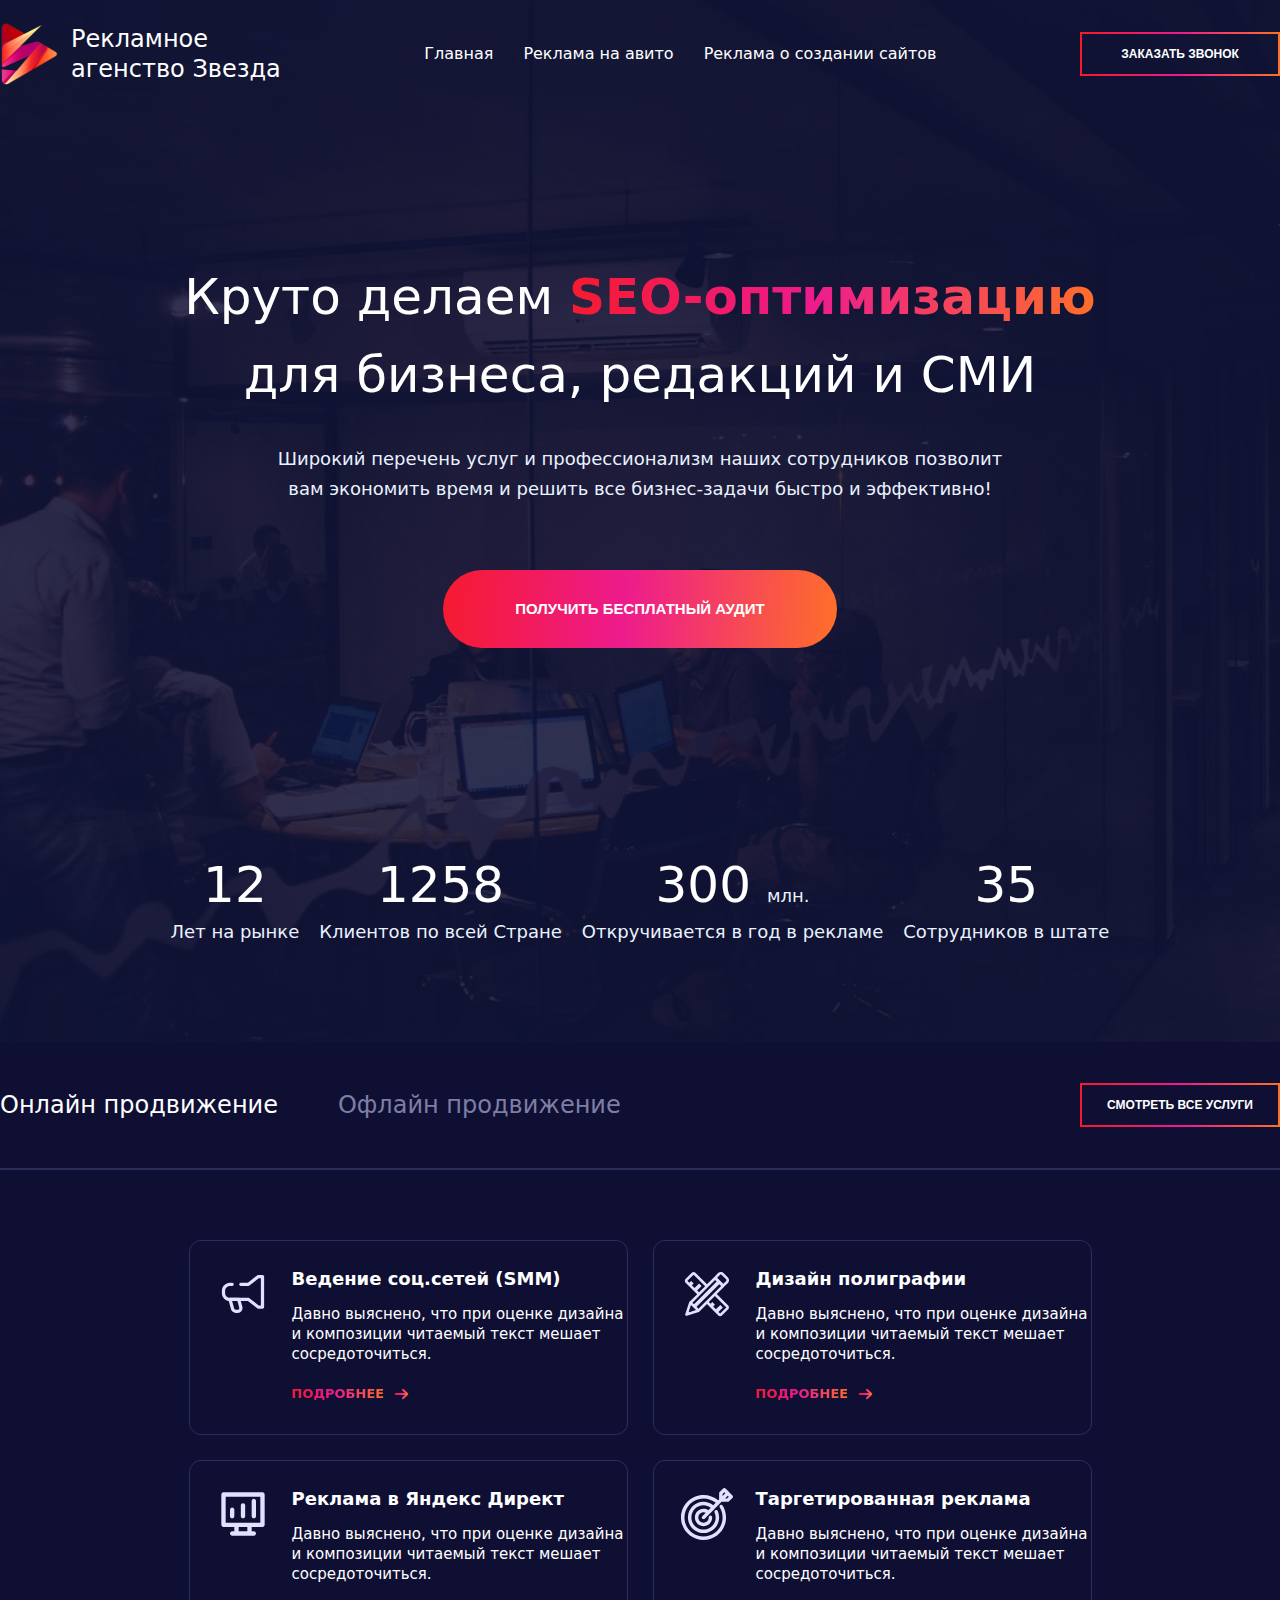
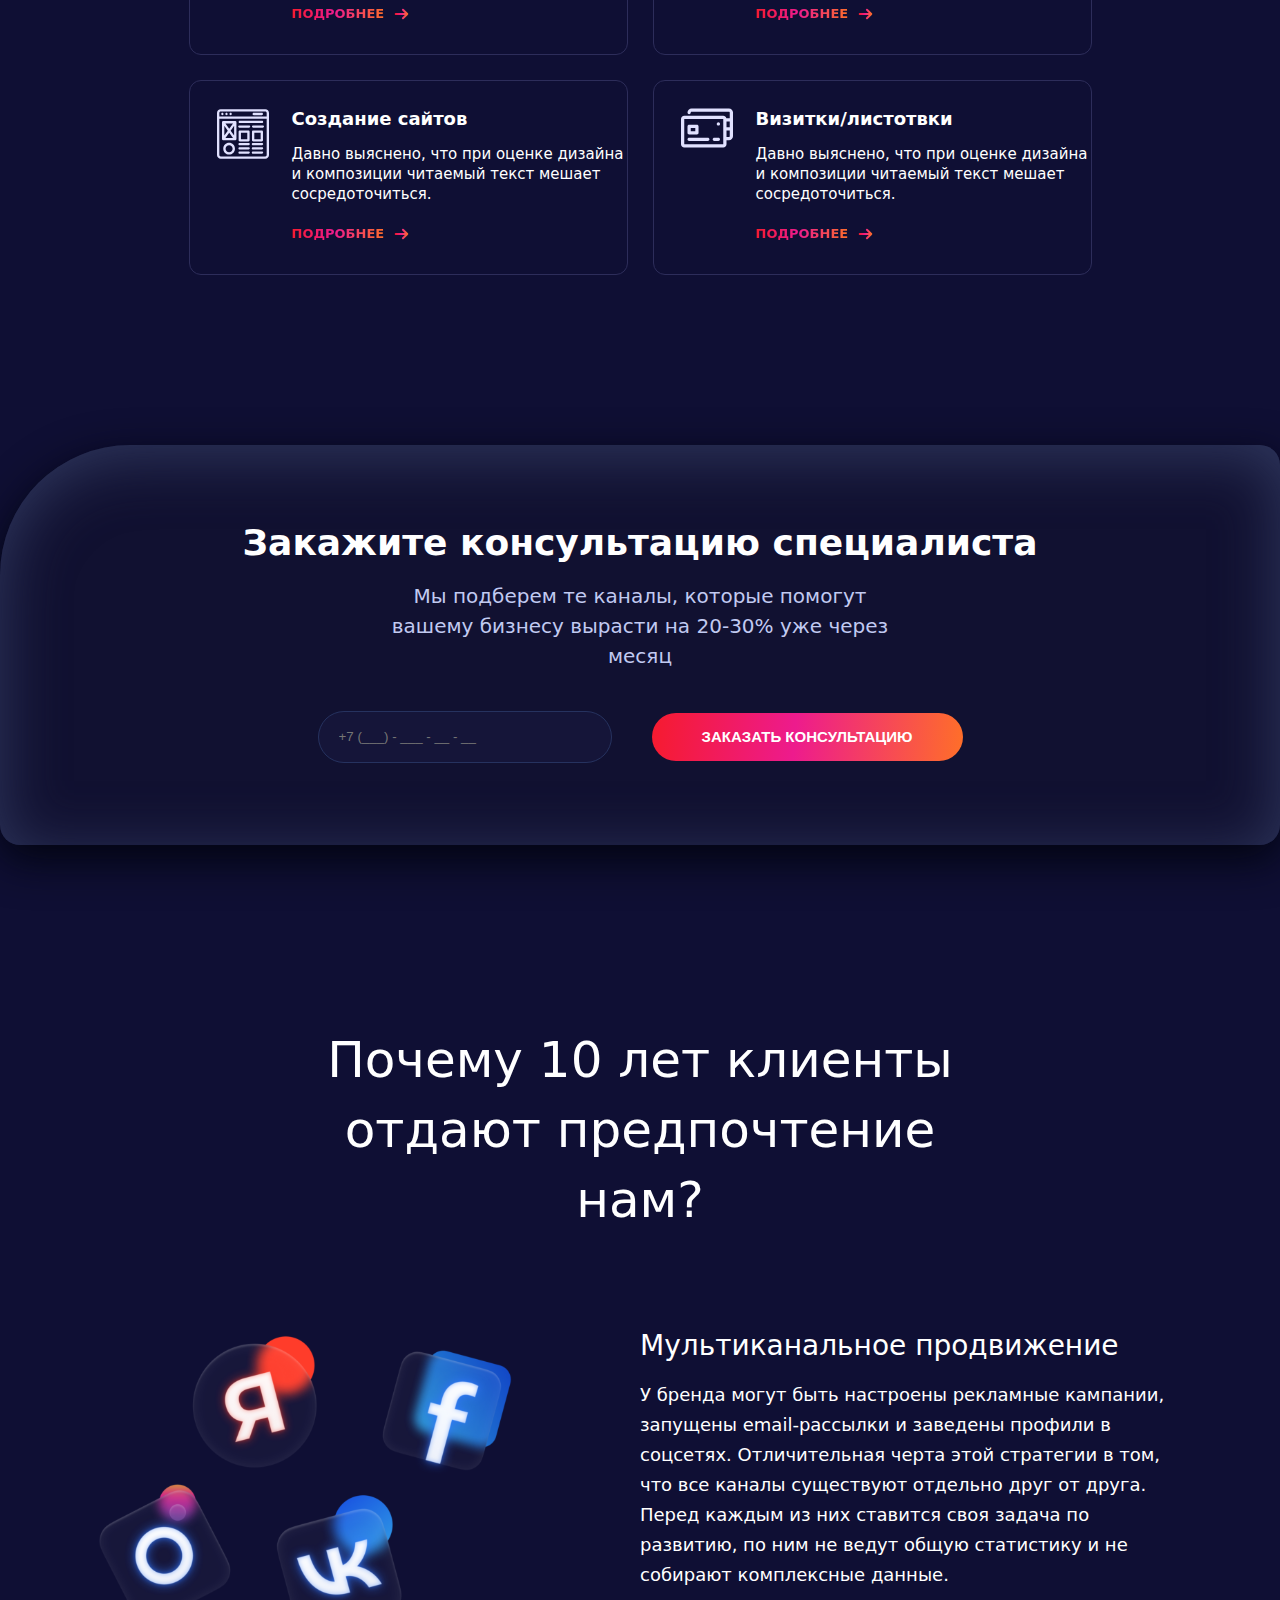
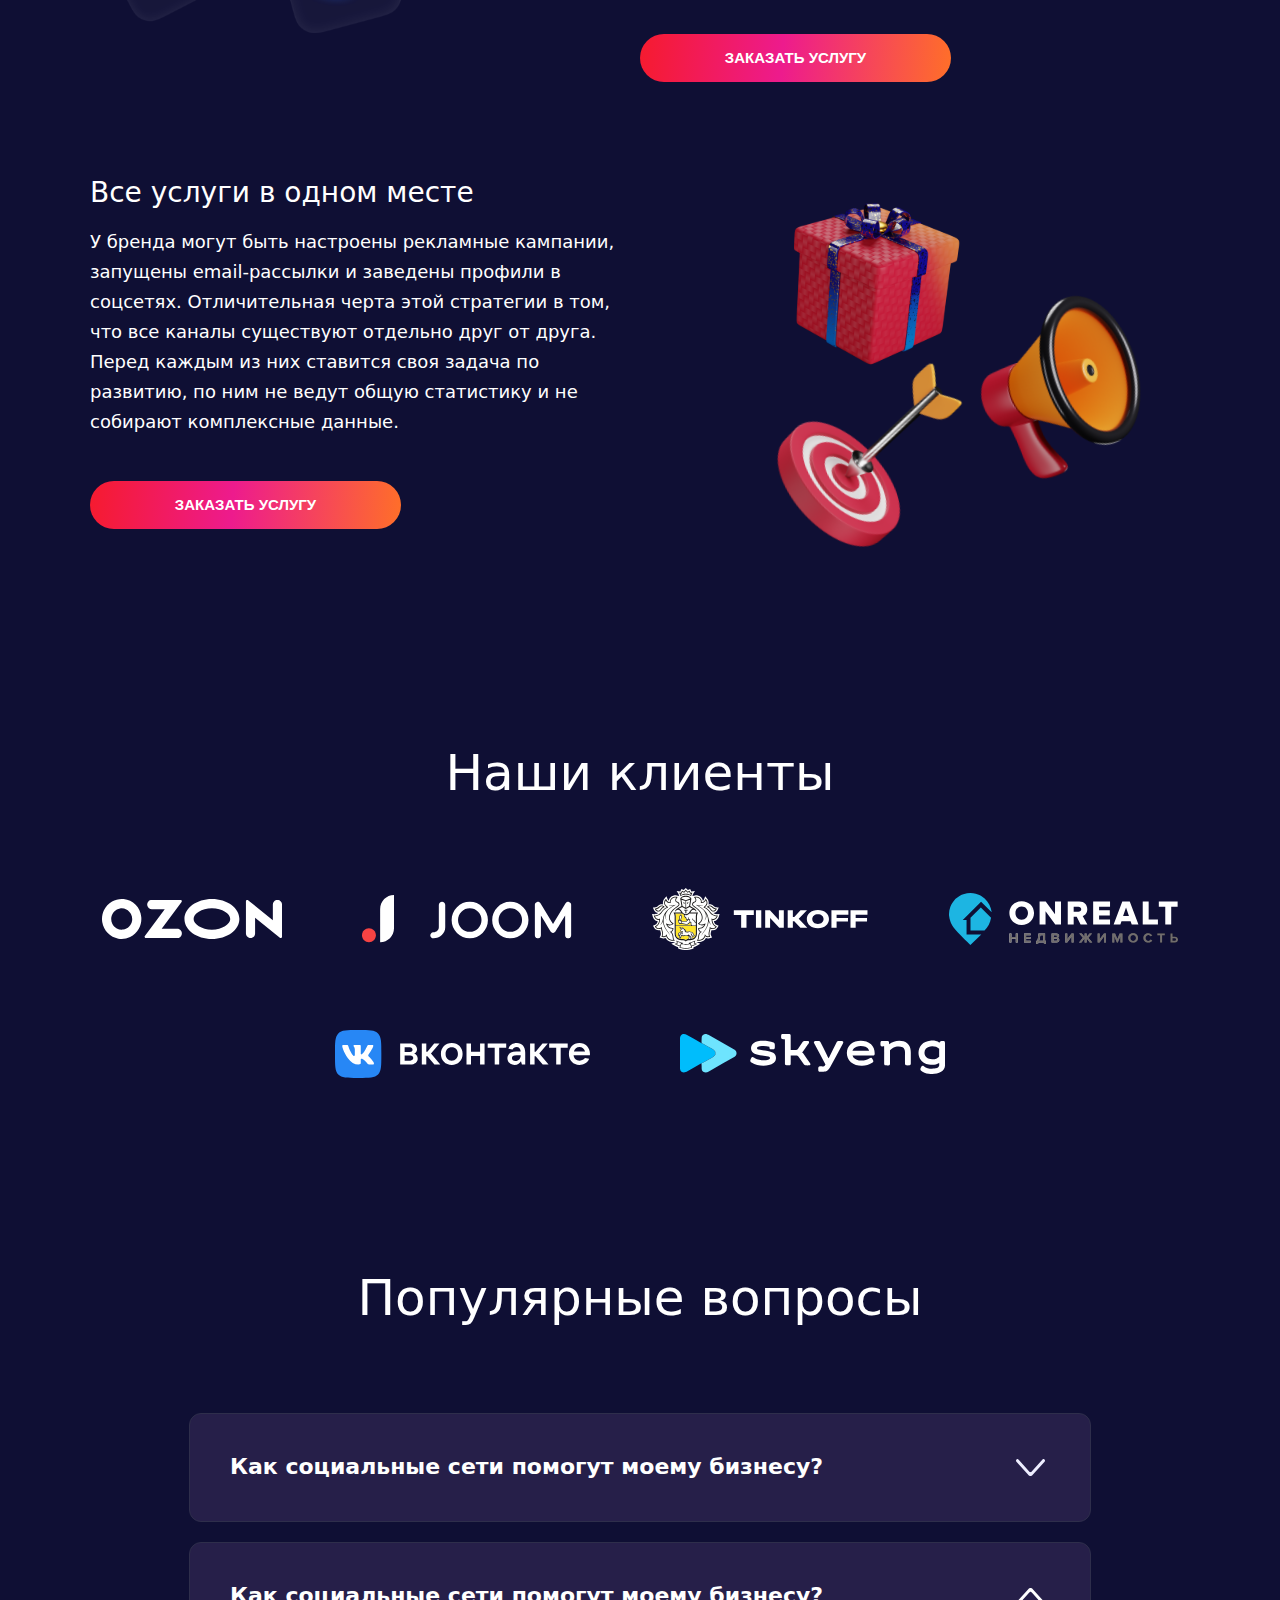
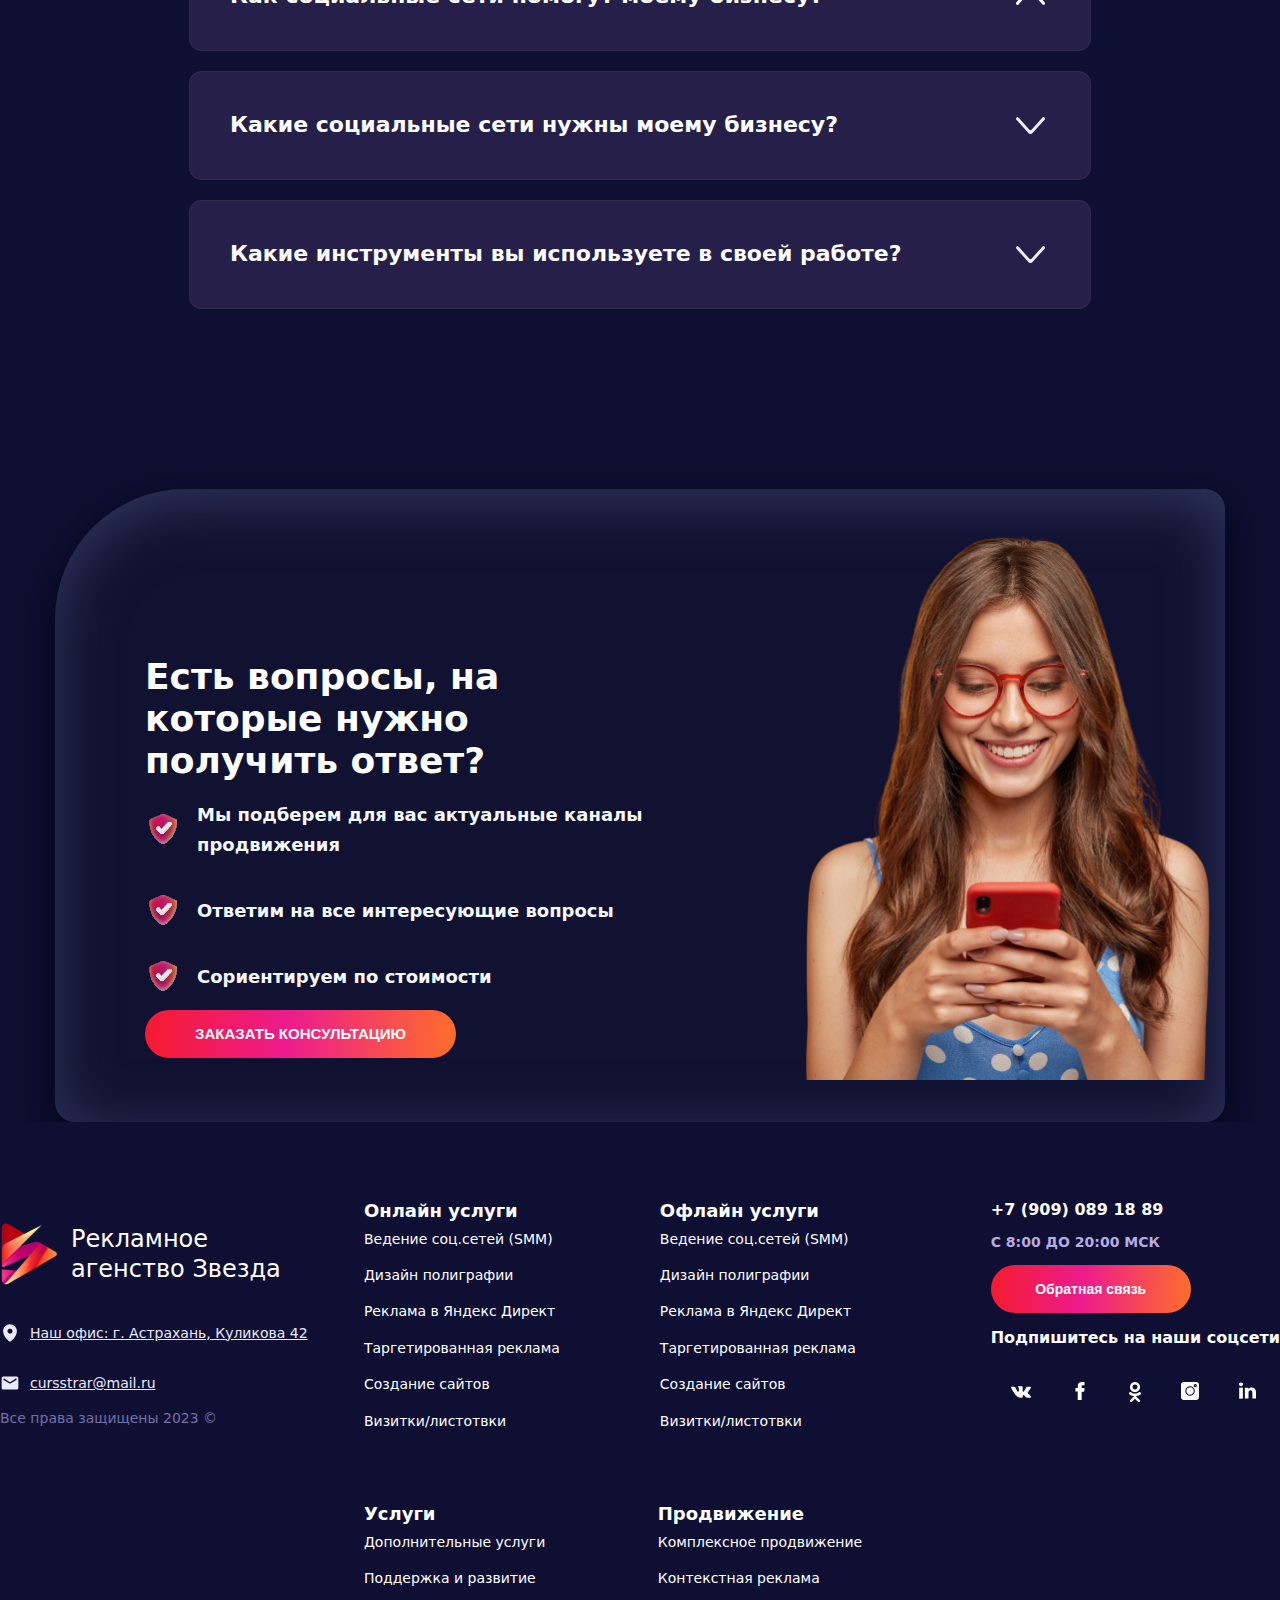
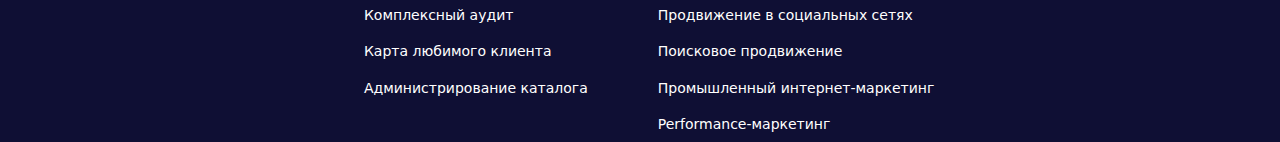
<file: index.html>
<!DOCTYPE html>
<html lang="en">
  <head>
    <meta charset="UTF-8" />
    <meta name="viewport" content="width=device-width, initial-scale=1.0" />
    <link rel="stylesheet" href="css/index.css" />
    <title>Главная</title>
  </head>
  <body>
    <header>
      <div class="container">
        <nav class="nav-items">
          <div class="logo-title">
            <a href="./">
              <img src="icons/logo.svg" alt="logo" />
              <p>
                Рекламное <br />
                агенство Звезда
              </p>
            </a>
          </div>
          <ul class="nav-list">
            <li><a href="/">Главная</a></li>
            <li><a href="./advertising-avito.html">Реклама на авито</a></li>
            <li>
              <a href="./advertising-website-creation.html"
                >Реклама о создании сайтов</a
              >
            </li>
          </ul>
          <button>Заказать звонок</button>
          <span class="burger-menu">
            <img src="./icons/burger-menu.svg" alt="menu" />
          </span>
        </nav>
        <div class="header-info">
          <h1>
            Круто делаем <span>SEO-оптимизацию</span> для бизнеса, редакций и
            СМИ
          </h1>
          <p>
            Широкий перечень услуг и профессионализм наших сотрудников позволит
            вам экономить время и решить все бизнес-задачи быстро и эффективно!
          </p>
          <button>ПОЛУЧИТЬ БЕСПЛАТНЫЙ АУДИТ</button>
        </div>
        <div class="achievements">
          <div>
            <h2>12</h2>
            <span>Лет на рынке</span>
          </div>
          <div>
            <h2>1258</h2>
            <span>Клиентов по всей Стране</span>
          </div>
          <div>
            <h2>300 <span>млн.</span></h2>
            <span>Откручивается в год в рекламе</span>
          </div>
          <div>
            <h2>35</h2>
            <span>Сотрудников в штате</span>
          </div>
        </div>
      </div>
    </header>

    <div class="modal" style="transform: translate(0px, -100%)">
      <div class="header__menu-modal">
        <ul class="header__menu-items">
          <li><a href="/" class="header__menu-item">Главная</a></li>
          <li>
            <a
              href="/advertising-website-creation.html"
              class="header__menu-item"
              >Реклама создания сайтов</a
            >
          </li>
          <li>
            <a href="/advertising-avito.html" class="header__menu-item"
              >Реклама на авито</a
            >
          </li>
        </ul>
      </div>
    </div>

    <main>
      <div class="container">
        <div class="title-promotion">
          <div class="title-promotion-left">
            <p class="active">Онлайн продвижение</p>
            <p>Офлайн продвижение</p>
          </div>
          <button>Смотреть все услуги</button>
        </div>
      </div>
      <div class="line"></div>
      <div class="container">
        <div class="list-of-activities">
          <div class="border-list-of-active">
            <img src="icons/active-1.svg" alt="" />
            <div>
              <h3>Ведение соц.сетей (SMM)</h3>
              <p>
                Давно выяснено, что при оценке дизайна и композиции читаемый
                текст мешает сосредоточиться.
              </p>
              <div class="more-detailed">
                <span>Подробнее</span>
                <img src="icons/arrow-1.svg" alt="" />
              </div>
            </div>
          </div>
          <div class="border-list-of-active">
            <img src="icons/active-2.svg" alt="" />
            <div>
              <h3>Дизайн полиграфии</h3>
              <p>
                Давно выяснено, что при оценке дизайна и композиции читаемый
                текст мешает сосредоточиться.
              </p>
              <div class="more-detailed">
                <span>Подробнее</span>
                <img src="icons/arrow-1.svg" alt="" />
              </div>
            </div>
          </div>
          <div class="border-list-of-active">
            <img src="icons/active-3.svg" alt="" />
            <div>
              <h3>Реклама в Яндекс Директ</h3>
              <p>
                Давно выяснено, что при оценке дизайна и композиции читаемый
                текст мешает сосредоточиться.
              </p>
              <div class="more-detailed">
                <span>Подробнее</span>
                <img src="icons/arrow-1.svg" alt="" />
              </div>
            </div>
          </div>
          <div class="border-list-of-active">
            <img src="icons/active-4.svg" alt="" />
            <div>
              <h3>Таргетированная реклама</h3>
              <p>
                Давно выяснено, что при оценке дизайна и композиции читаемый
                текст мешает сосредоточиться.
              </p>
              <div class="more-detailed">
                <span>Подробнее</span>
                <img src="icons/arrow-1.svg" alt="" />
              </div>
            </div>
          </div>
          <div class="border-list-of-active">
            <img src="icons/active-5.svg" alt="" />
            <div>
              <h3>Создание сайтов</h3>
              <p>
                Давно выяснено, что при оценке дизайна и композиции читаемый
                текст мешает сосредоточиться.
              </p>
              <div class="more-detailed">
                <span>Подробнее</span>
                <img src="icons/arrow-1.svg" alt="" />
              </div>
            </div>
          </div>
          <div class="border-list-of-active">
            <img src="icons/active-6.svg" alt="" />
            <div>
              <h3>Визитки/листотвки</h3>
              <p>
                Давно выяснено, что при оценке дизайна и композиции читаемый
                текст мешает сосредоточиться.
              </p>
              <div class="more-detailed">
                <span>Подробнее</span>
                <img src="icons/arrow-1.svg" alt="" />
              </div>
            </div>
          </div>
        </div>
      </div>
      <div class="container">
        <div class="order-consultation">
          <h1>Закажите консультацию специалиста</h1>
          <p>
            Мы подберем те каналы, которые помогут вашему бизнесу вырасти на
            20-30% уже через месяц
          </p>
          <div class="input-and-button">
            <input
              type="tel"
              class="input-phone-consultation"
              placeholder="+7 (___) - ___ - __ - __" />
            <button>Заказать консультацию</button>
          </div>
        </div>
      </div>
      <div class="container">
        <div class="why-me">
          <h1>Почему 10 лет клиенты отдают предпочтение нам?</h1>
          <div>
            <div class="container-why-me">
              <div>
                <img src="icons/messanges.svg" alt="" />
              </div>
              <div class="info-why-me">
                <h3>Мультиканальное продвижение</h3>
                <p>
                  У бренда могут быть настроены рекламные кампании, запущены
                  email-рассылки и заведены профили в соцсетях. Отличительная
                  черта этой стратегии в том, что все каналы существуют отдельно
                  друг от друга. Перед каждым из них ставится своя задача по
                  развитию, по ним не ведут общую статистику и не собирают
                  комплексные данные.
                </p>
                <button>Заказать услугу</button>
              </div>
            </div>
            <div class="container-why-me">
              <div class="info-why-me">
                <h3>Все услуги в одном месте</h3>
                <p>
                  У бренда могут быть настроены рекламные кампании, запущены
                  email-рассылки и заведены профили в соцсетях. Отличительная
                  черта этой стратегии в том, что все каналы существуют отдельно
                  друг от друга. Перед каждым из них ставится своя задача по
                  развитию, по ним не ведут общую статистику и не собирают
                  комплексные данные.
                </p>
                <button>Заказать услугу</button>
              </div>
              <div>
                <img src="icons/why-we.svg" alt="" />
              </div>
            </div>
          </div>
        </div>
      </div>

      <div class="us-clients">
        <h1>Наши клиенты</h1>
        <div class="us-clints-items">
          <img src="icons/us-client-1.svg" alt="" />
          <img src="icons/us-client-2.svg" alt="" />
          <img src="icons/us-client-3.svg" alt="" />
          <img src="icons/us-client-4.svg" alt="" />
          <img src="icons/us-client-5.svg" alt="" />
          <img src="icons/us-client-6.svg" alt="" />
        </div>
      </div>

      <div class="container">
        <div class="popular-quastions">
          <h1>Популярные вопросы</h1>
          <div class="popular-quastion-items">
            <div class="popular-quastion-item">
              <h2>Как социальные сети помогут моему бизнесу?</h2>
              <img src="icons/arrow-down.svg" alt="" />
            </div>
            <div class="popular-quastion-item">
              <h2>Как социальные сети помогут моему бизнесу?</h2>
              <img src="icons/arrow-up.svg" alt="" />
            </div>
            <div class="popular-quastion-item">
              <h2>Какие социальные сети нужны моему бизнесу?</h2>
              <img src="icons/arrow-down.svg" alt="" />
            </div>
            <div class="popular-quastion-item">
              <h2>Какие инструменты вы используете в своей работе?</h2>
              <img src="icons/arrow-down.svg" alt="" />
            </div>
          </div>
        </div>
      </div>

      <div class="mb-questions">
        <div class="item-mb-questions">
          <h1>Есть вопросы, на которые нужно получить ответ?</h1>
          <div class="we-can">
            <img src="icons/check-shield.svg" alt="" />
            <p>Мы подберем для вас актуальные каналы продвижения</p>
          </div>
          <div class="we-can">
            <img src="icons/check-shield.svg" alt="" />
            <p>Ответим на все интересующие вопросы</p>
          </div>
          <div class="we-can">
            <img src="icons/check-shield.svg" alt="" />
            <p>Сориентируем по стоимости</p>
          </div>
          <button>Заказать консультацию</button>
        </div>
        <div><img src="img/index/woman.png" alt="" class="woman" /></div>
      </div>
    </main>

    <footer>
      <div class="container">
        <div class="footer-container">
          <div class="left-container-footer">
            <div class="logo-title">
              <a href="./">
                <img src="icons/logo.svg" alt="logo" />
                <p>
                  Рекламное <br />
                  агенство Звезда
                </p>
              </a>
            </div>
            <div class="office">
              <img src="icons/office.svg" alt="" />
              <p>Наш офис: г. Астрахань, Куликова 42</p>
            </div>
            <div class="email">
              <img src="icons/emil.svg" alt="" />
              <p>cursstrar@mail.ru</p>
            </div>
            <div>
              <span>Все права защищены 2023 ©</span>
            </div>
          </div>
          <div class="center-container-footer">
            <div class="top-center-container-footer">
              <div>
                <h2>Онлайн услуги</h2>
                <ul>
                  <li>Ведение соц.сетей (SMM)</li>
                  <li>Дизайн полиграфии</li>
                  <li>Реклама в Яндекс Директ</li>
                  <li>Таргетированная реклама</li>
                  <li>Создание сайтов</li>
                  <li>Визитки/листотвки</li>
                </ul>
              </div>
              <div>
                <h2>Офлайн услуги</h2>
                <ul>
                  <li>Ведение соц.сетей (SMM)</li>
                  <li>Дизайн полиграфии</li>
                  <li>Реклама в Яндекс Директ</li>
                  <li>Таргетированная реклама</li>
                  <li>Создание сайтов</li>
                  <li>Визитки/листотвки</li>
                </ul>
              </div>
            </div>
            <div class="bottom-center-container-footer">
              <div>
                <h2>Услуги</h2>
                <ul>
                  <li>Дополнительные услуги</li>
                  <li>Поддержка и развитие</li>
                  <li>Комплексный аудит</li>
                  <li>Карта любимого клиента</li>
                  <li>Администрирование каталога</li>
                </ul>
              </div>
              <div>
                <h2>Продвижение</h2>
                <ul>
                  <li>Комплексное продвижение</li>
                  <li>Контекстная реклама</li>
                  <li>Продвижение в социальных сетях</li>
                  <li>Поисковое продвижение</li>
                  <li>Промышленный интернет-маркетинг</li>
                  <li>Performance-маркетинг</li>
                </ul>
              </div>
            </div>
          </div>
          <div class="right-container-footer">
            <h2>+7 (909) 089 18 89</h2>
            <span>С 8:00 ДО 20:00 МСК</span>
            <button>Обратная связь</button>
            <h2>Подпишитесь на наши соцсети</h2>
            <ul>
              <li>
                <a href="/"><img src="icons/social-1.svg" alt="" /></a>
              </li>
              <li>
                <a href="/"><img src="icons/social-2.svg" alt="" /></a>
              </li>
              <li>
                <a href="/"><img src="icons/social-3.svg" alt="" /></a>
              </li>
              <li>
                <a href="/"><img src="icons/social-4.svg" alt="" /></a>
              </li>
              <li>
                <a href="/"><img src="icons/social-5.svg" alt="" /></a>
              </li>
            </ul>
          </div>
        </div>
      </div>
    </footer>
  </body>
  <script src="./scriptBurger.js"></script>
</html>
</file>
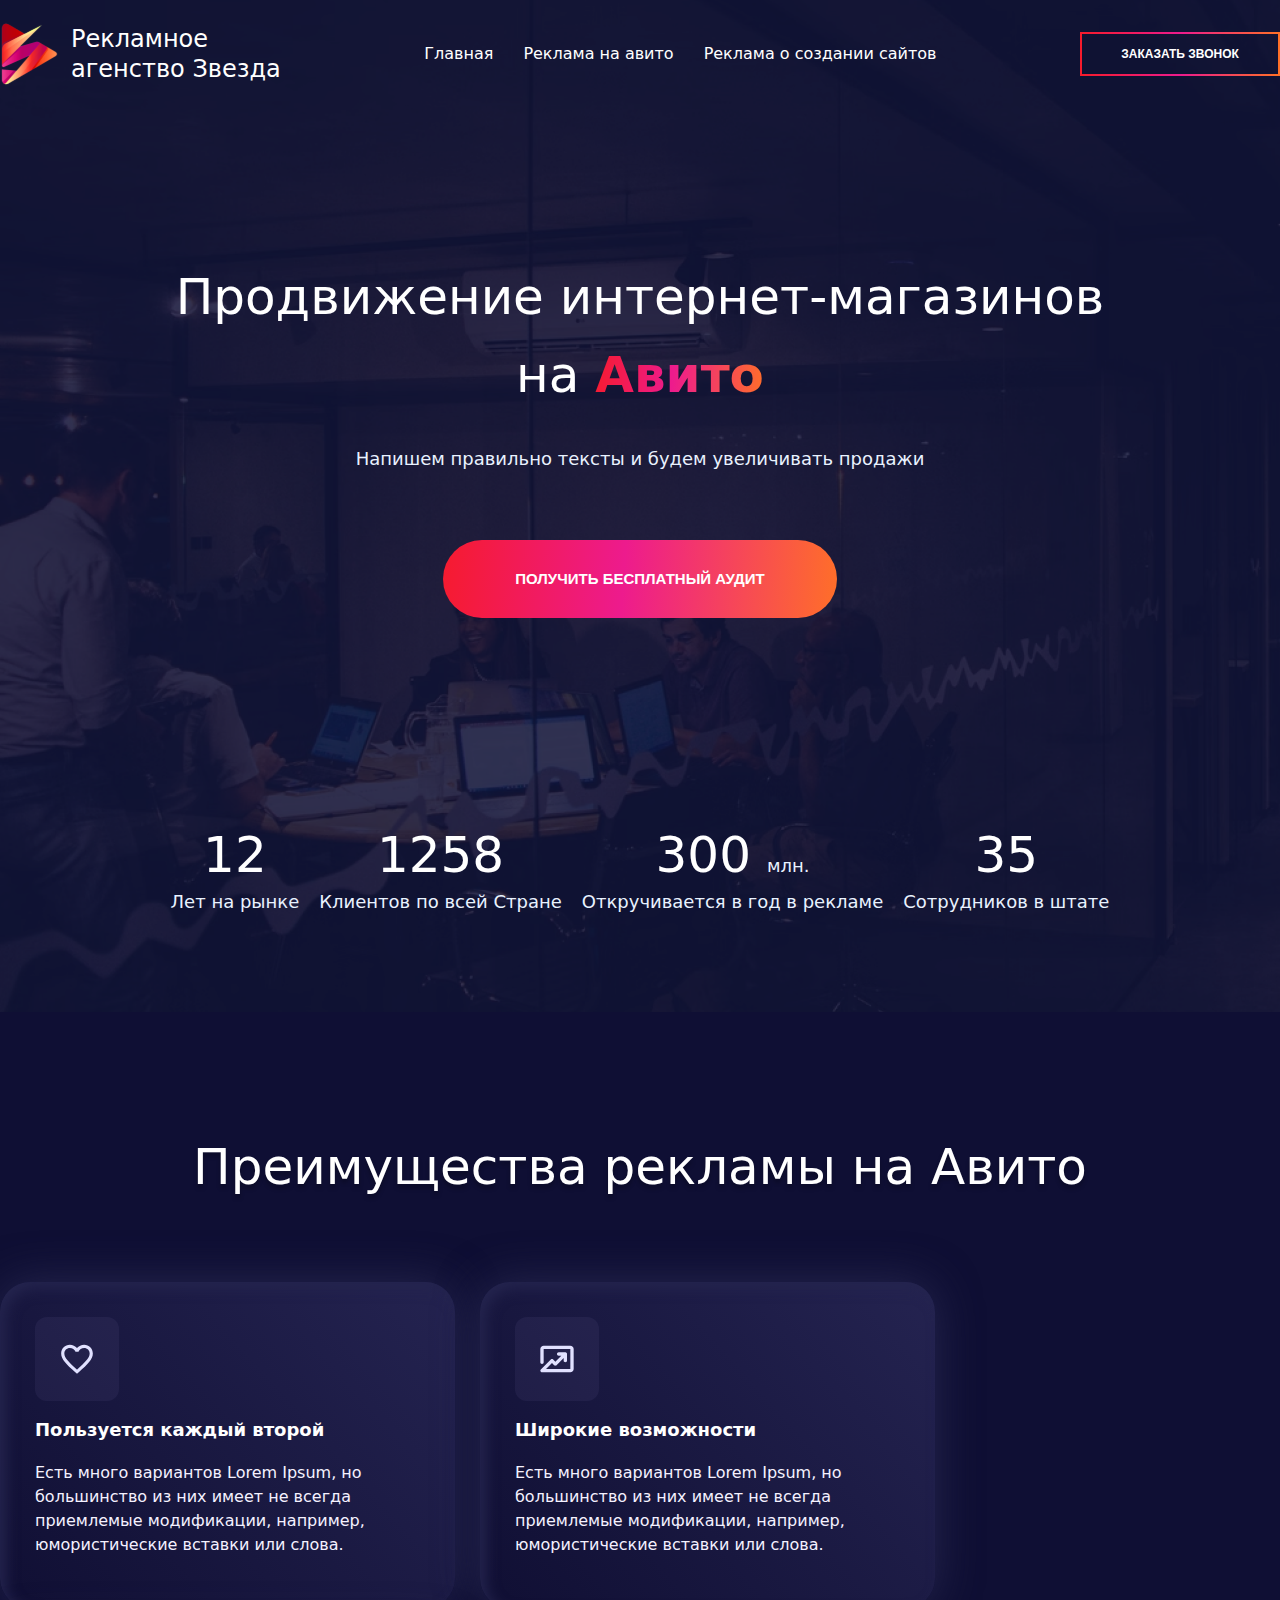
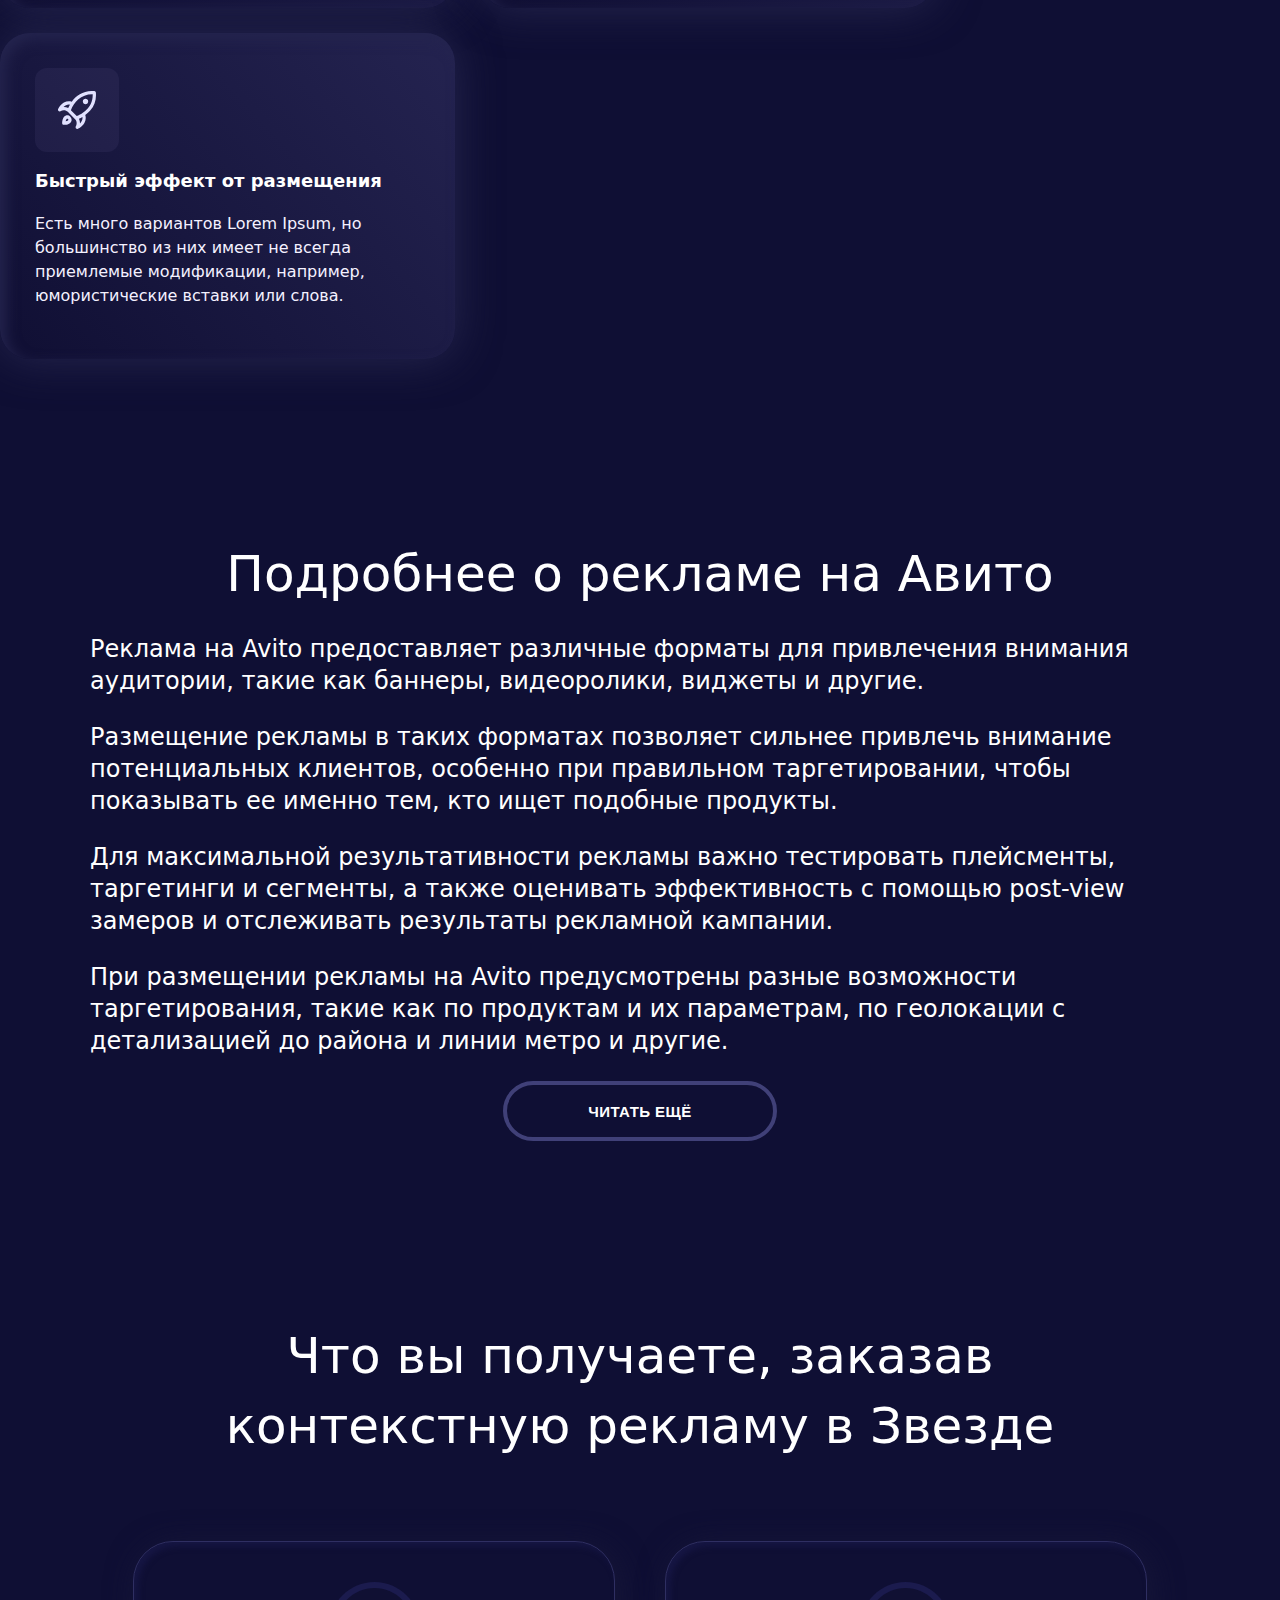
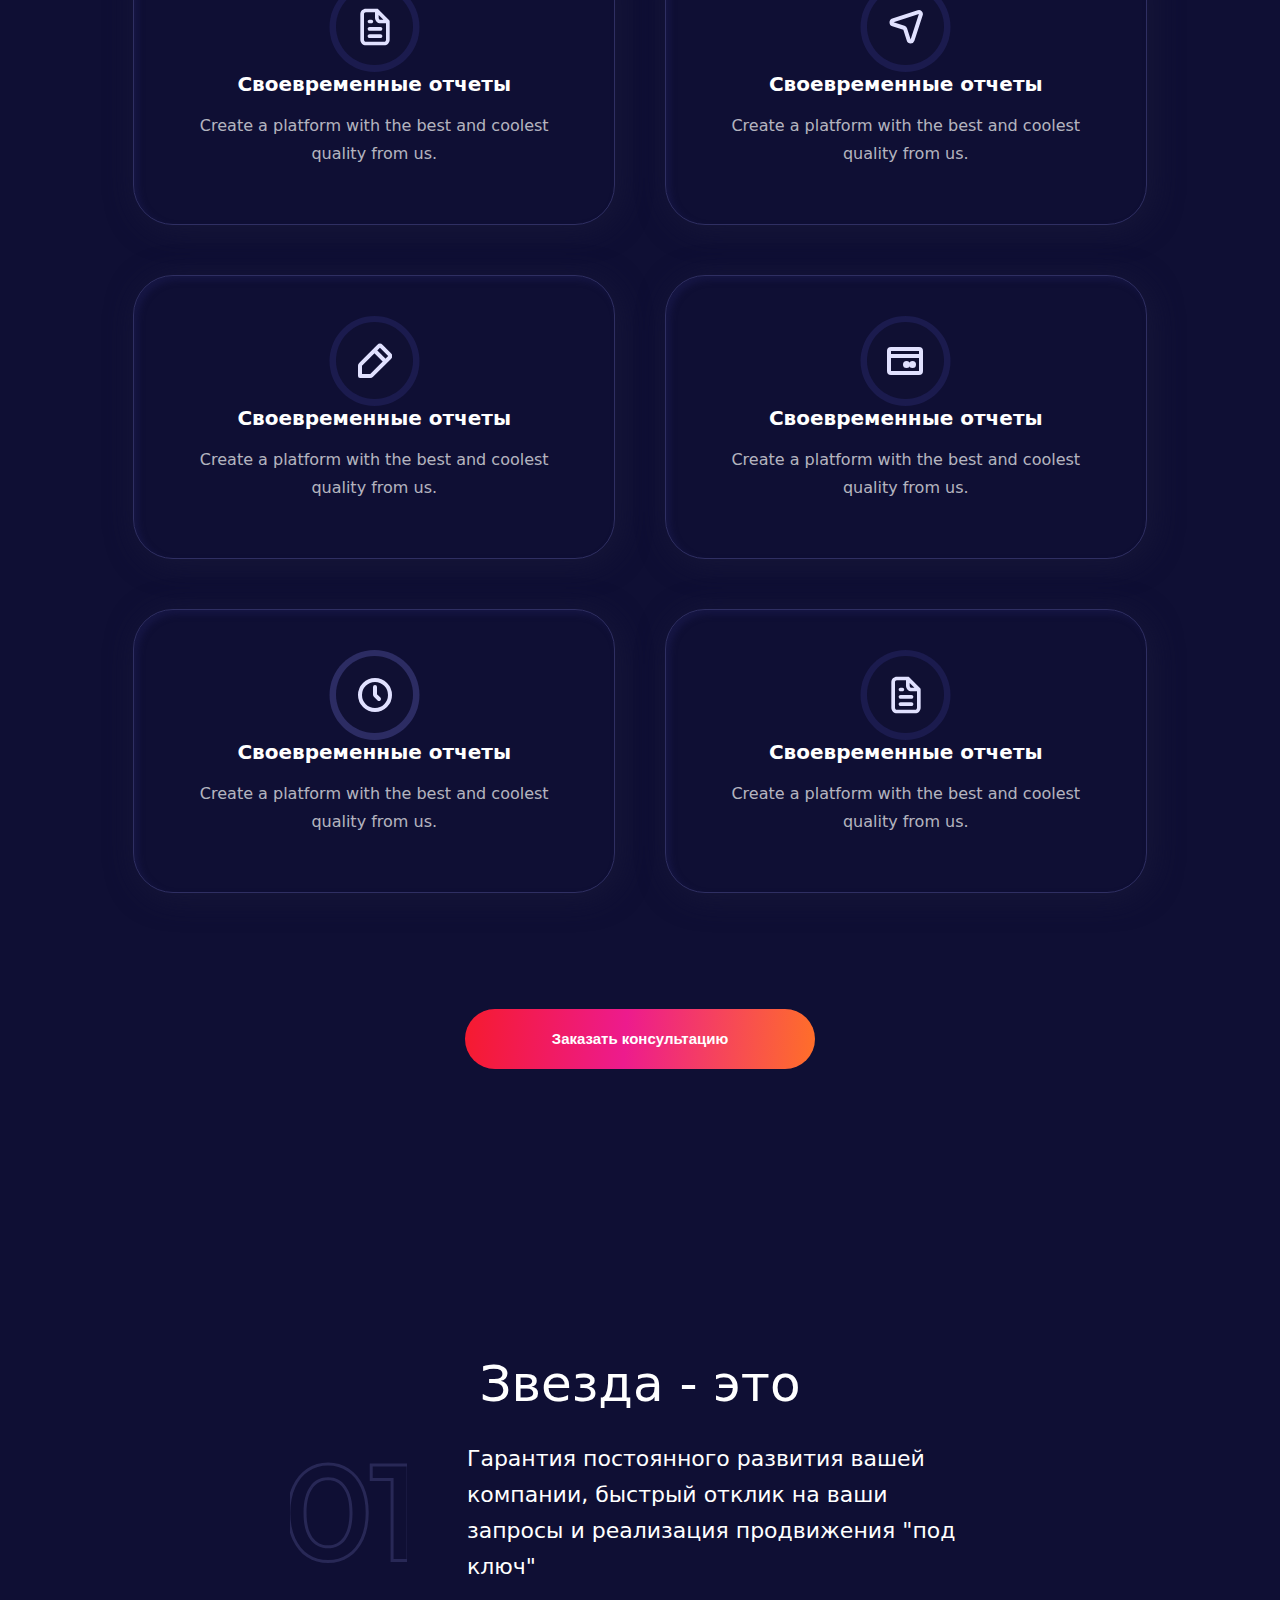
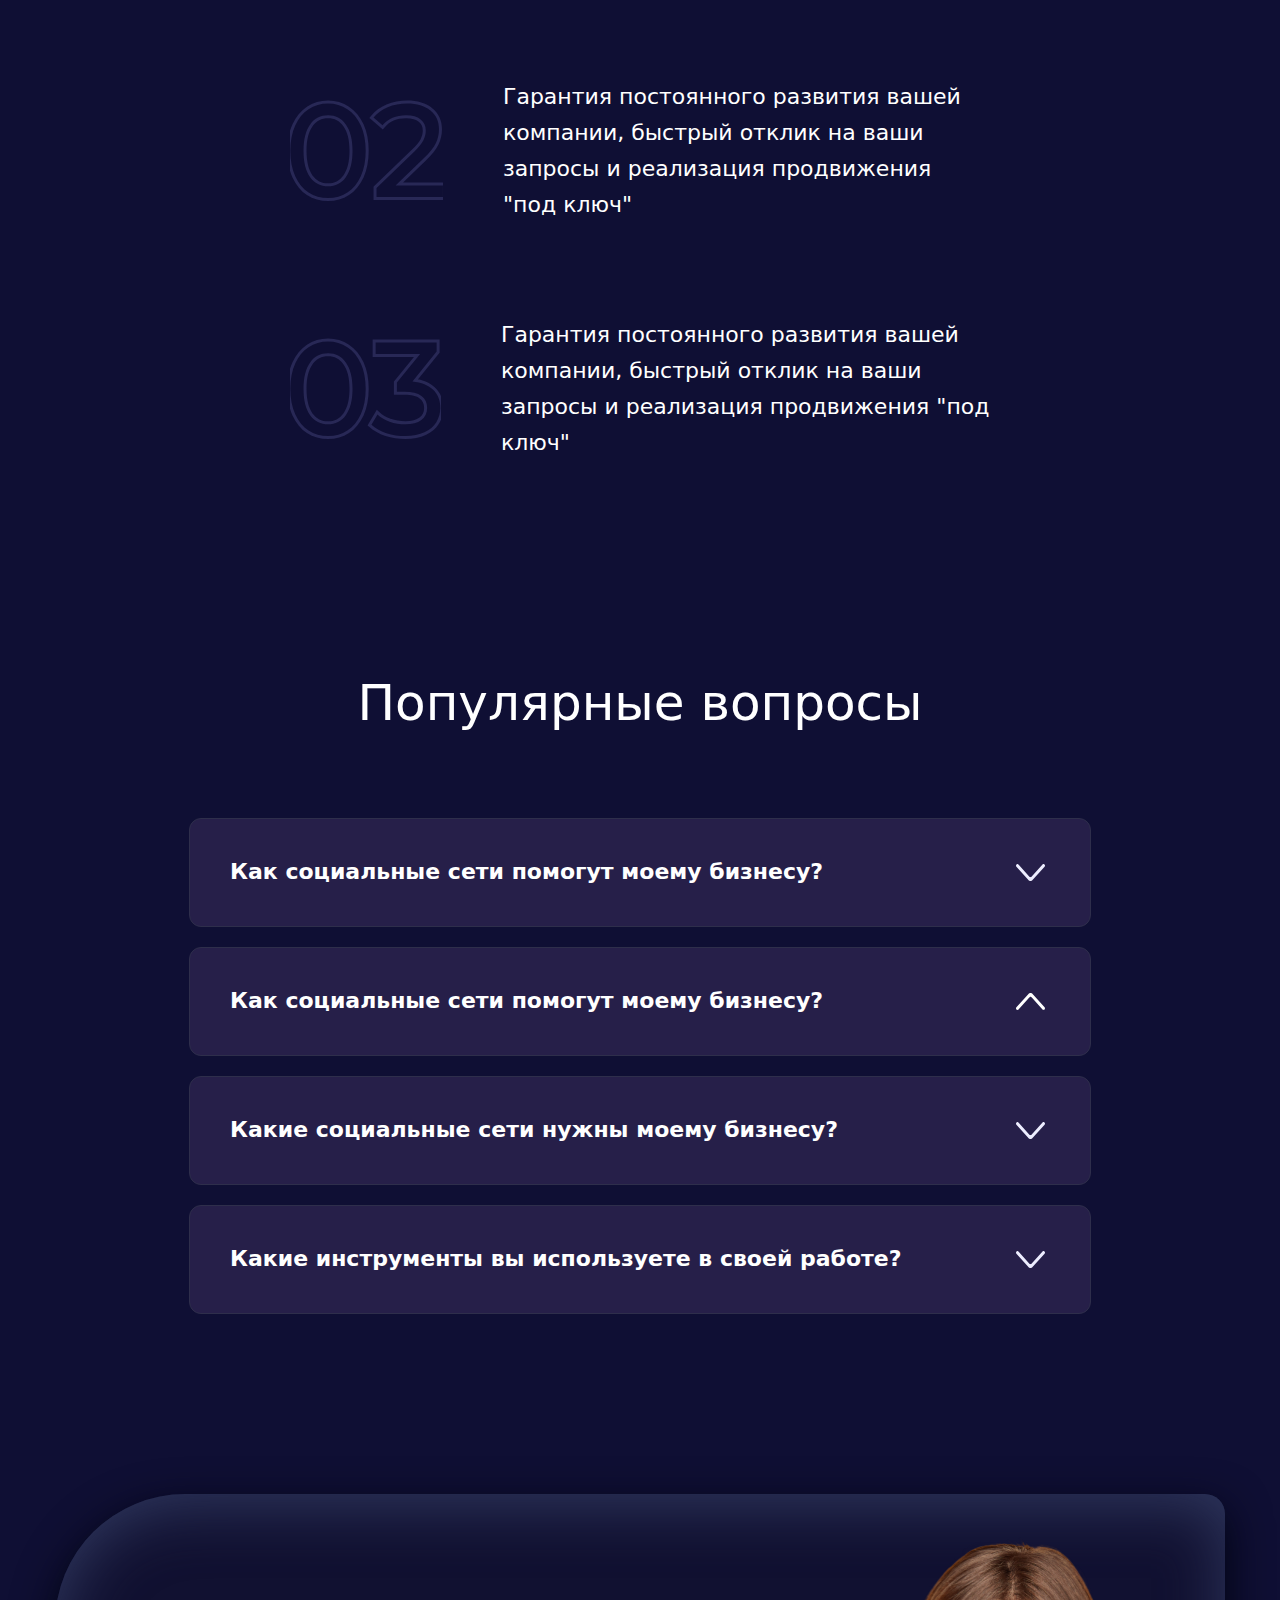
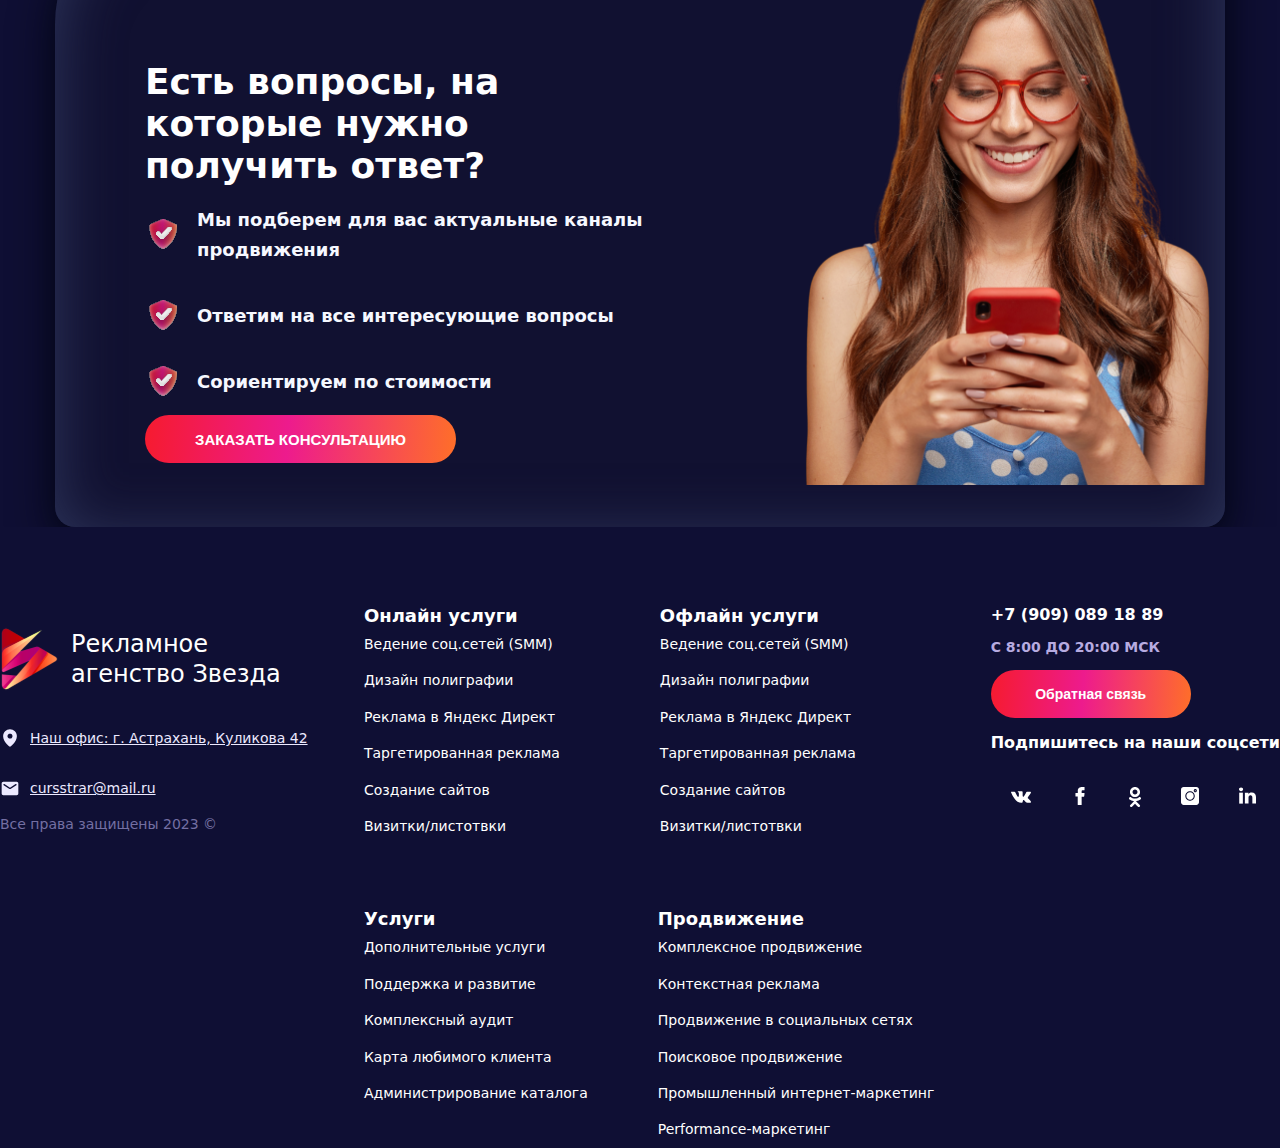
<file: advertising-avito.html>
<!DOCTYPE html>
<html lang="en">
  <head>
    <meta charset="UTF-8" />
    <meta name="viewport" content="width=device-width, initial-scale=1.0" />
    <title>Рекламана на авито</title>
    <link rel="stylesheet" href="./css/advertising-avito.css" />
  </head>
  <body>
    <header>
      <div class="container">
        <nav class="nav-items">
          <div class="logo-title">
            <a href="./">
              <img src="icons/logo.svg" alt="logo" />
              <p>
                Рекламное <br />
                агенство Звезда
              </p>
            </a>
          </div>
          <ul class="nav-list">
            <li><a href="/">Главная</a></li>
            <li><a href="./advertising-avito.html">Реклама на авито</a></li>
            <li>
              <a href="./advertising-website-creation.html"
                >Реклама о создании сайтов</a
              >
            </li>
          </ul>
          <button>Заказать звонок</button>
          <span class="burger-menu">
            <img src="./icons/burger-menu.svg" alt="menu" />
          </span>
        </nav>
        <div class="header-info">
          <h1>Продвижение интернет-магазинов на <span>Авито</span></h1>
          <p>Напишем правильно тексты и будем увеличивать продажи</p>
          <button>ПОЛУЧИТЬ БЕСПЛАТНЫЙ АУДИТ</button>
        </div>
        <div class="achievements">
          <div>
            <h2>12</h2>
            <span>Лет на рынке</span>
          </div>
          <div>
            <h2>1258</h2>
            <span>Клиентов по всей Стране</span>
          </div>
          <div>
            <h2>300 <span>млн.</span></h2>
            <span>Откручивается в год в рекламе</span>
          </div>
          <div>
            <h2>35</h2>
            <span>Сотрудников в штате</span>
          </div>
        </div>
      </div>
    </header>

    <div class="modal" style="transform: translate(0px, -100%)">
      <div class="header__menu-modal">
        <ul class="header__menu-items">
          <li><a href="/" class="header__menu-item">Главная</a></li>
          <li>
            <a
              href="/advertising-website-creation.html"
              class="header__menu-item"
              >Реклама создания сайтов</a
            >
          </li>
          <li>
            <a href="/advertising-avito.html" class="header__menu-item"
              >Реклама на авито</a
            >
          </li>
        </ul>
      </div>
    </div>

    <main>
      <div class="container-items-advantages">
        <div class="container">
          <h1>Преимущества рекламы на Авито</h1>
          <div class="items-advantages">
            <div class="items-advantage">
              <img src="icons/heart.svg" alt="" />
              <h2>Пользуется каждый второй</h2>
              <p>
                Есть много вариантов Lorem Ipsum, но большинство из них имеет не
                всегда приемлемые модификации, например, юмористические вставки
                или слова.
              </p>
            </div>
            <div class="items-advantage">
              <img src="icons/up.svg" alt="" />
              <h2>Широкие возможности</h2>
              <p>
                Есть много вариантов Lorem Ipsum, но большинство из них имеет не
                всегда приемлемые модификации, например, юмористические вставки
                или слова.
              </p>
            </div>
            <div class="items-advantage">
              <img src="icons/rocket.svg" alt="" />
              <h2>Быстрый эффект от размещения</h2>
              <p>
                Есть много вариантов Lorem Ipsum, но большинство из них имеет не
                всегда приемлемые модификации, например, юмористические вставки
                или слова.
              </p>
            </div>
          </div>
        </div>
      </div>

      <div class="container">
        <div class="about-avito-reklam">
          <h1>Подробнее о рекламе на Авито</h1>
          <div>
            <p>
              Реклама на Avito предоставляет различные форматы для привлечения
              внимания аудитории, такие как баннеры, видеоролики, виджеты и
              другие.
            </p>
            <p>
              Размещение рекламы в таких форматах позволяет сильнее привлечь
              внимание потенциальных клиентов, особенно при правильном
              таргетировании, чтобы показывать ее именно тем, кто ищет подобные
              продукты.
            </p>
            <p>
              Для максимальной результативности рекламы важно тестировать
              плейсменты, таргетинги и сегменты, а также оценивать эффективность
              с помощью post-view замеров и отслеживать результаты рекламной
              кампании.
            </p>
            <p>
              При размещении рекламы на Avito предусмотрены разные возможности
              таргетирования, такие как по продуктам и их параметрам, по
              геолокации с детализацией до района и линии метро и другие.
            </p>
          </div>
          <button>Читать ещё</button>
        </div>
      </div>

      <div class="container">
        <div class="you-have">
          <h1>Что вы получаете, заказав контекстную рекламу в Звезде</h1>
          <div class="you-have-items">
            <div class="you-have-item">
              <img src="icons/have-1.svg" alt="" />
              <h2>Своевременные отчеты</h2>
              <p>
                Create a platform with the best and coolest quality from us.
              </p>
            </div>
            <div class="you-have-item">
              <img src="icons/have-2.svg" alt="" />
              <h2>Своевременные отчеты</h2>
              <p>
                Create a platform with the best and coolest quality from us.
              </p>
            </div>
            <div class="you-have-item">
              <img src="icons/have-3.svg" alt="" />
              <h2>Своевременные отчеты</h2>
              <p>
                Create a platform with the best and coolest quality from us.
              </p>
            </div>
            <div class="you-have-item">
              <img src="icons/have-4.svg" alt="" />
              <h2>Своевременные отчеты</h2>
              <p>
                Create a platform with the best and coolest quality from us.
              </p>
            </div>
            <div class="you-have-item">
              <img src="icons/have-5.svg" alt="" />
              <h2>Своевременные отчеты</h2>
              <p>
                Create a platform with the best and coolest quality from us.
              </p>
            </div>
            <div class="you-have-item">
              <img src="icons/have-1.svg" alt="" />
              <h2>Своевременные отчеты</h2>
              <p>
                Create a platform with the best and coolest quality from us.
              </p>
            </div>
            <div><button>Заказать консультацию</button></div>
          </div>
        </div>
      </div>

      <div class="container">
        <div class="star-its">
          <h1>Звезда - это</h1>
          <div class="all-items-star">
            <div class="star-its-items">
              <div class="items-star">
                <img src="icons/01.svg" alt="" />
                <p>
                  Гарантия постоянного развития вашей компании, быстрый отклик
                  на ваши запросы и реализация продвижения "под ключ"
                </p>
              </div>
              <div class="items-star">
                <img src="icons/02.svg" alt="" />
                <p>
                  Гарантия постоянного развития вашей компании, быстрый отклик
                  на ваши запросы и реализация продвижения "под ключ"
                </p>
              </div>
              <div class="items-star">
                <img src="icons/03.svg" alt="" />
                <p>
                  Гарантия постоянного развития вашей компании, быстрый отклик
                  на ваши запросы и реализация продвижения "под ключ"
                </p>
              </div>
            </div>
          </div>
        </div>
      </div>
      <div class="container">
        <div class="popular-quastions">
          <h1>Популярные вопросы</h1>
          <div class="popular-quastion-items">
            <div class="popular-quastion-item">
              <h2>Как социальные сети помогут моему бизнесу?</h2>
              <img src="icons/arrow-down.svg" alt="" />
            </div>
            <div class="popular-quastion-item">
              <h2>Как социальные сети помогут моему бизнесу?</h2>
              <img src="icons/arrow-up.svg" alt="" />
            </div>
            <div class="popular-quastion-item">
              <h2>Какие социальные сети нужны моему бизнесу?</h2>
              <img src="icons/arrow-down.svg" alt="" />
            </div>
            <div class="popular-quastion-item">
              <h2>Какие инструменты вы используете в своей работе?</h2>
              <img src="icons/arrow-down.svg" alt="" />
            </div>
          </div>
        </div>
      </div>

      <div class="mb-questions">
        <div class="item-mb-questions">
          <h1>Есть вопросы, на которые нужно получить ответ?</h1>
          <div class="we-can">
            <img src="icons/check-shield.svg" alt="" />
            <p>Мы подберем для вас актуальные каналы продвижения</p>
          </div>
          <div class="we-can">
            <img src="icons/check-shield.svg" alt="" />
            <p>Ответим на все интересующие вопросы</p>
          </div>
          <div class="we-can">
            <img src="icons/check-shield.svg" alt="" />
            <p>Сориентируем по стоимости</p>
          </div>
          <button>Заказать консультацию</button>
        </div>
        <div><img src="img/index/woman.png" alt="" class="woman" /></div>
      </div>
    </main>

    <footer>
      <div class="container">
        <div class="footer-container">
          <div class="left-container-footer">
            <div class="logo-title">
              <a href="./">
                <img src="icons/logo.svg" alt="logo" />
                <p>
                  Рекламное <br />
                  агенство Звезда
                </p>
              </a>
            </div>
            <div class="office">
              <img src="icons/office.svg" alt="" />
              <p>Наш офис: г. Астрахань, Куликова 42</p>
            </div>
            <div class="email">
              <img src="icons/emil.svg" alt="" />
              <p>cursstrar@mail.ru</p>
            </div>
            <div>
              <span>Все права защищены 2023 ©</span>
            </div>
          </div>
          <div class="center-container-footer">
            <div class="top-center-container-footer">
              <div>
                <h2>Онлайн услуги</h2>
                <ul>
                  <li>Ведение соц.сетей (SMM)</li>
                  <li>Дизайн полиграфии</li>
                  <li>Реклама в Яндекс Директ</li>
                  <li>Таргетированная реклама</li>
                  <li>Создание сайтов</li>
                  <li>Визитки/листотвки</li>
                </ul>
              </div>
              <div>
                <h2>Офлайн услуги</h2>
                <ul>
                  <li>Ведение соц.сетей (SMM)</li>
                  <li>Дизайн полиграфии</li>
                  <li>Реклама в Яндекс Директ</li>
                  <li>Таргетированная реклама</li>
                  <li>Создание сайтов</li>
                  <li>Визитки/листотвки</li>
                </ul>
              </div>
            </div>
            <div class="bottom-center-container-footer">
              <div>
                <h2>Услуги</h2>
                <ul>
                  <li>Дополнительные услуги</li>
                  <li>Поддержка и развитие</li>
                  <li>Комплексный аудит</li>
                  <li>Карта любимого клиента</li>
                  <li>Администрирование каталога</li>
                </ul>
              </div>
              <div>
                <h2>Продвижение</h2>
                <ul>
                  <li>Комплексное продвижение</li>
                  <li>Контекстная реклама</li>
                  <li>Продвижение в социальных сетях</li>
                  <li>Поисковое продвижение</li>
                  <li>Промышленный интернет-маркетинг</li>
                  <li>Performance-маркетинг</li>
                </ul>
              </div>
            </div>
          </div>
          <div class="right-container-footer">
            <h2>+7 (909) 089 18 89</h2>
            <span>С 8:00 ДО 20:00 МСК</span>
            <button>Обратная связь</button>
            <h2>Подпишитесь на наши соцсети</h2>
            <ul>
              <li>
                <a href="/"><img src="icons/social-1.svg" alt="" /></a>
              </li>
              <li>
                <a href="/"><img src="icons/social-2.svg" alt="" /></a>
              </li>
              <li>
                <a href="/"><img src="icons/social-3.svg" alt="" /></a>
              </li>
              <li>
                <a href="/"><img src="icons/social-4.svg" alt="" /></a>
              </li>
              <li>
                <a href="/"><img src="icons/social-5.svg" alt="" /></a>
              </li>
            </ul>
          </div>
        </div>
      </div>
    </footer>
  </body>
  <script src="./scriptBurger.js"></script>
</html>
</file>
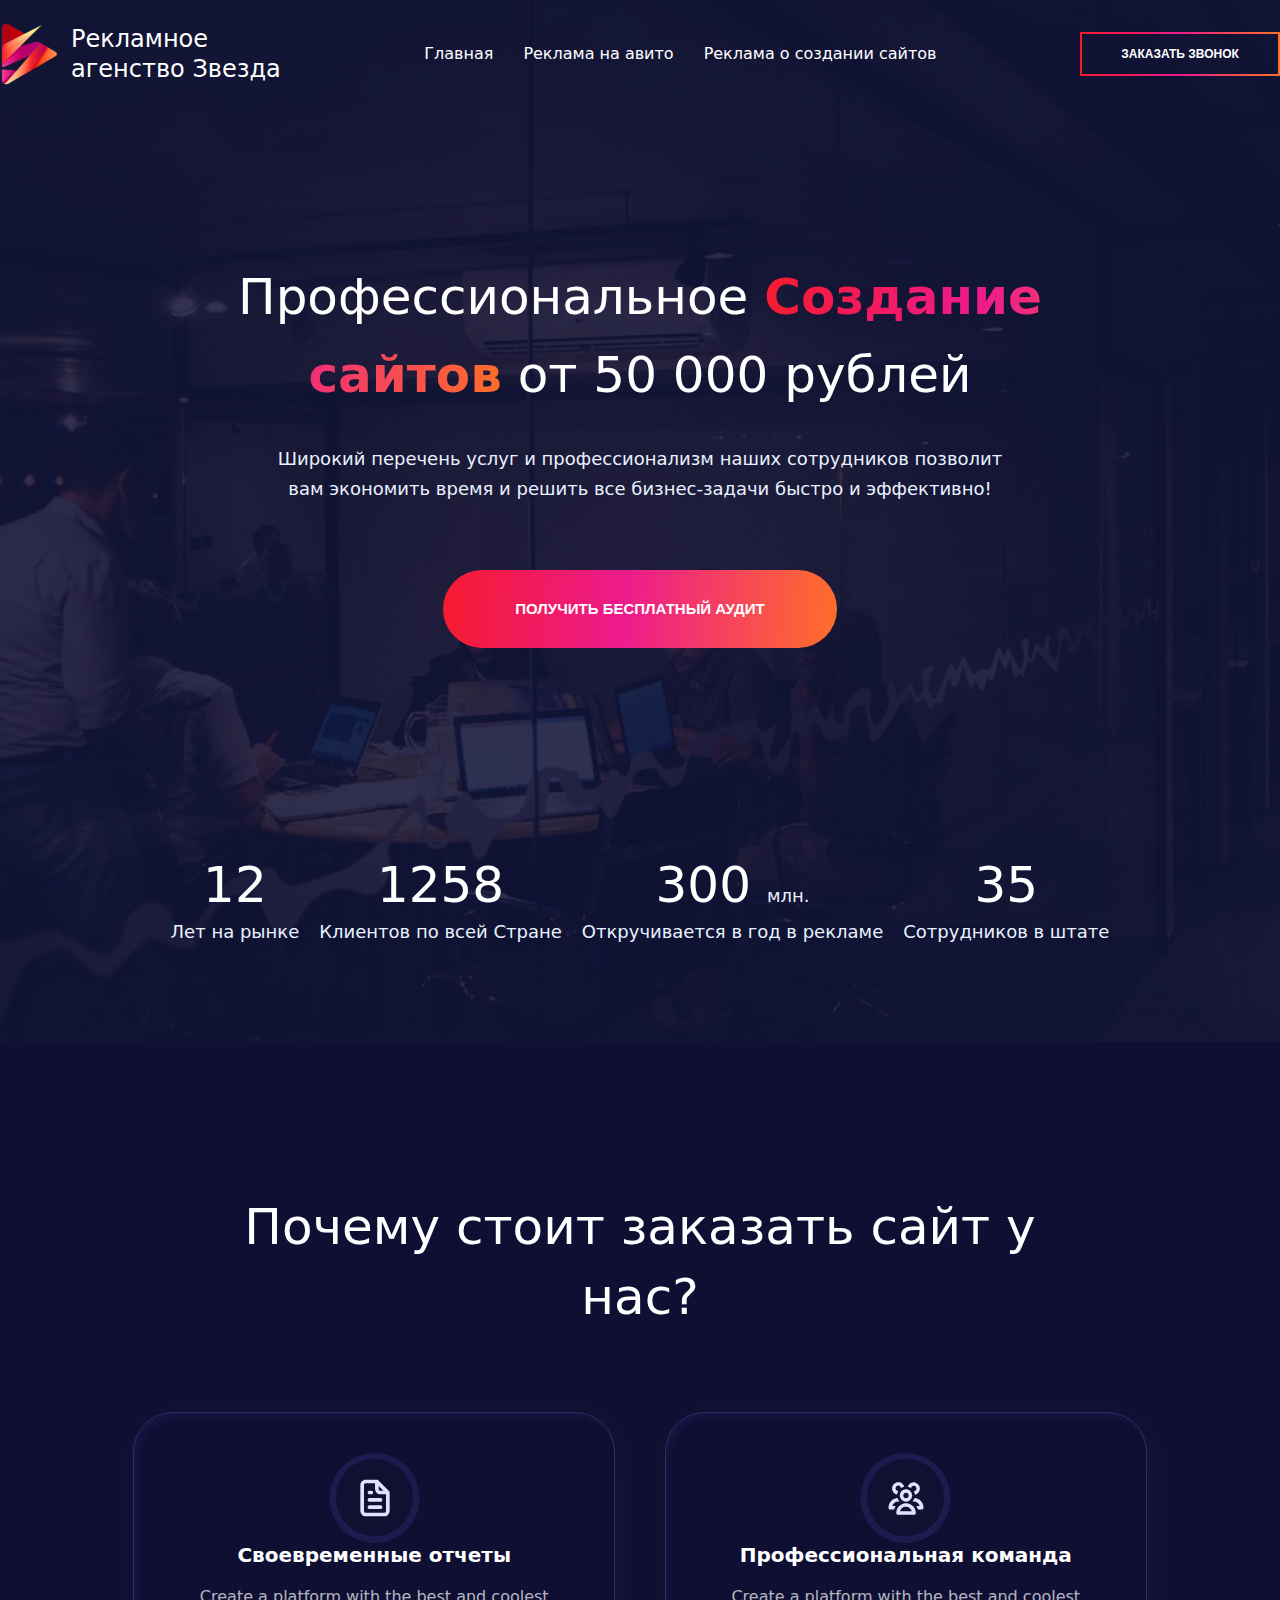
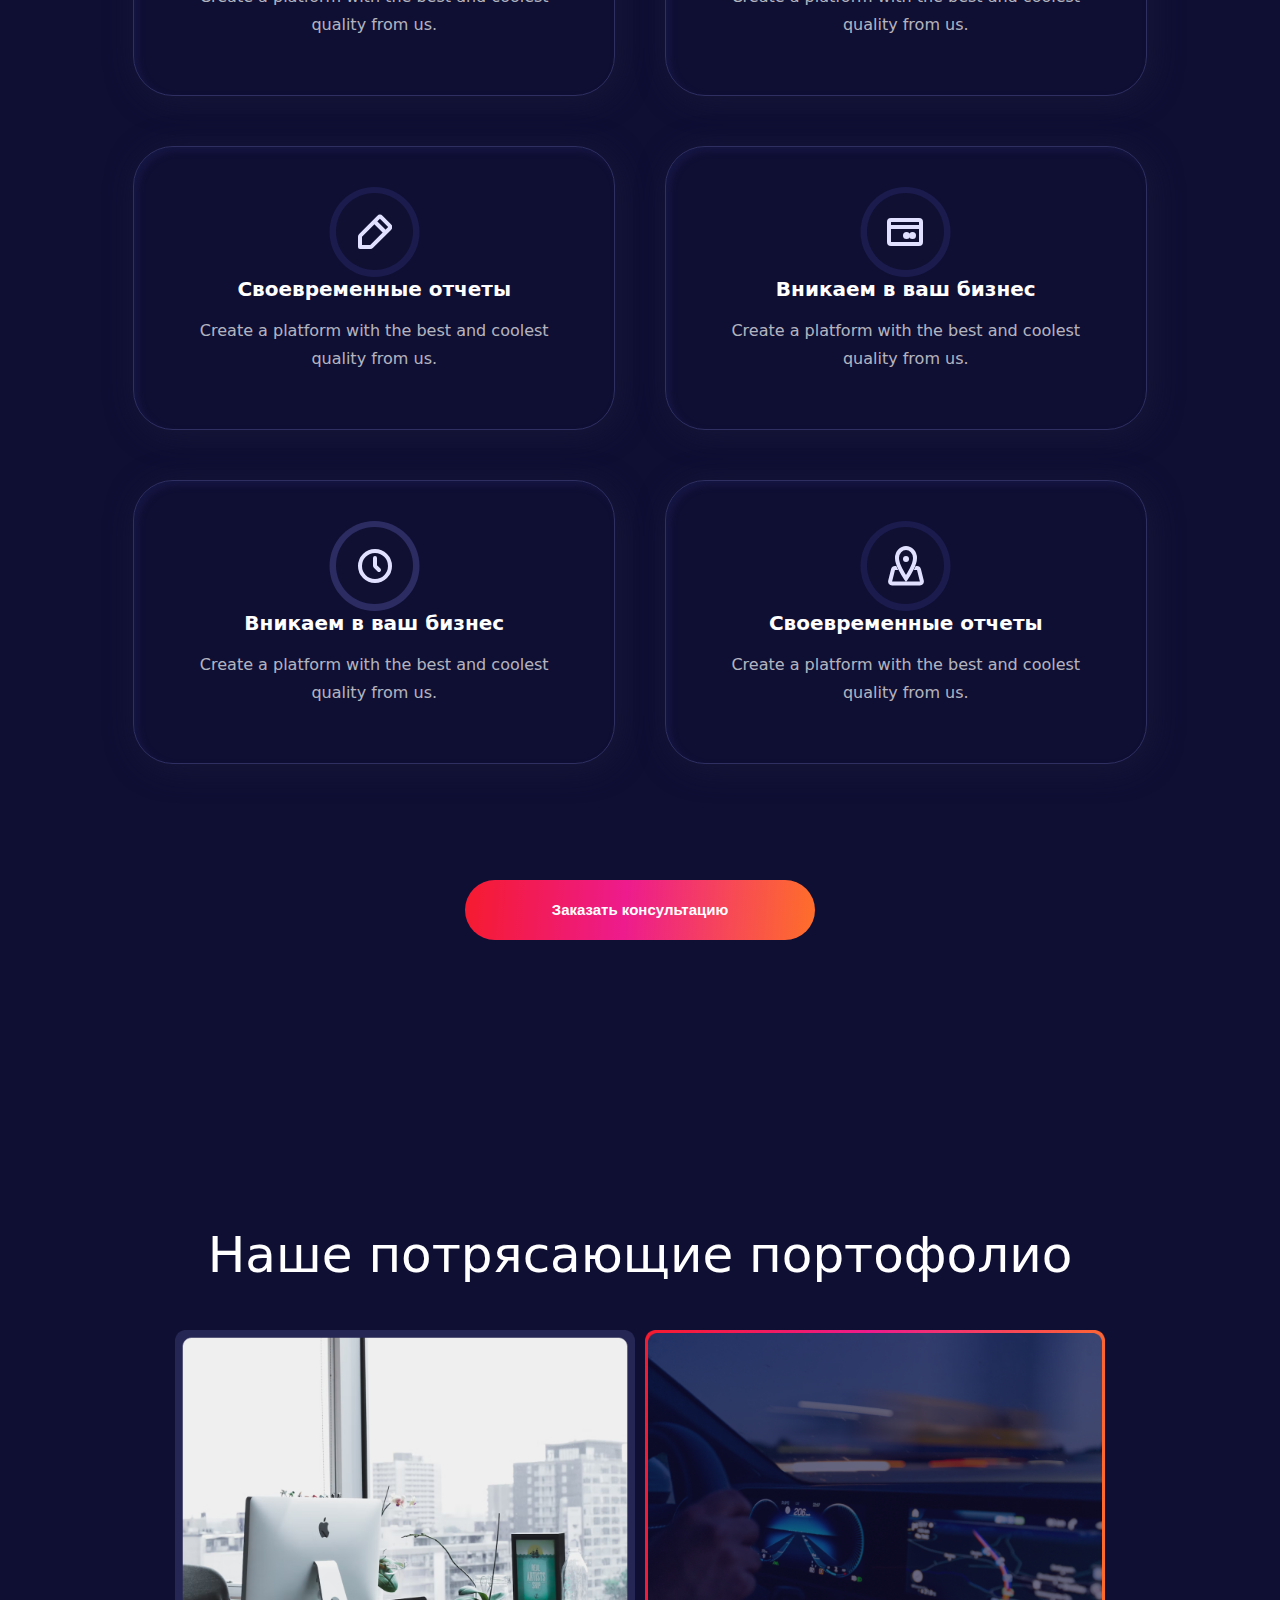
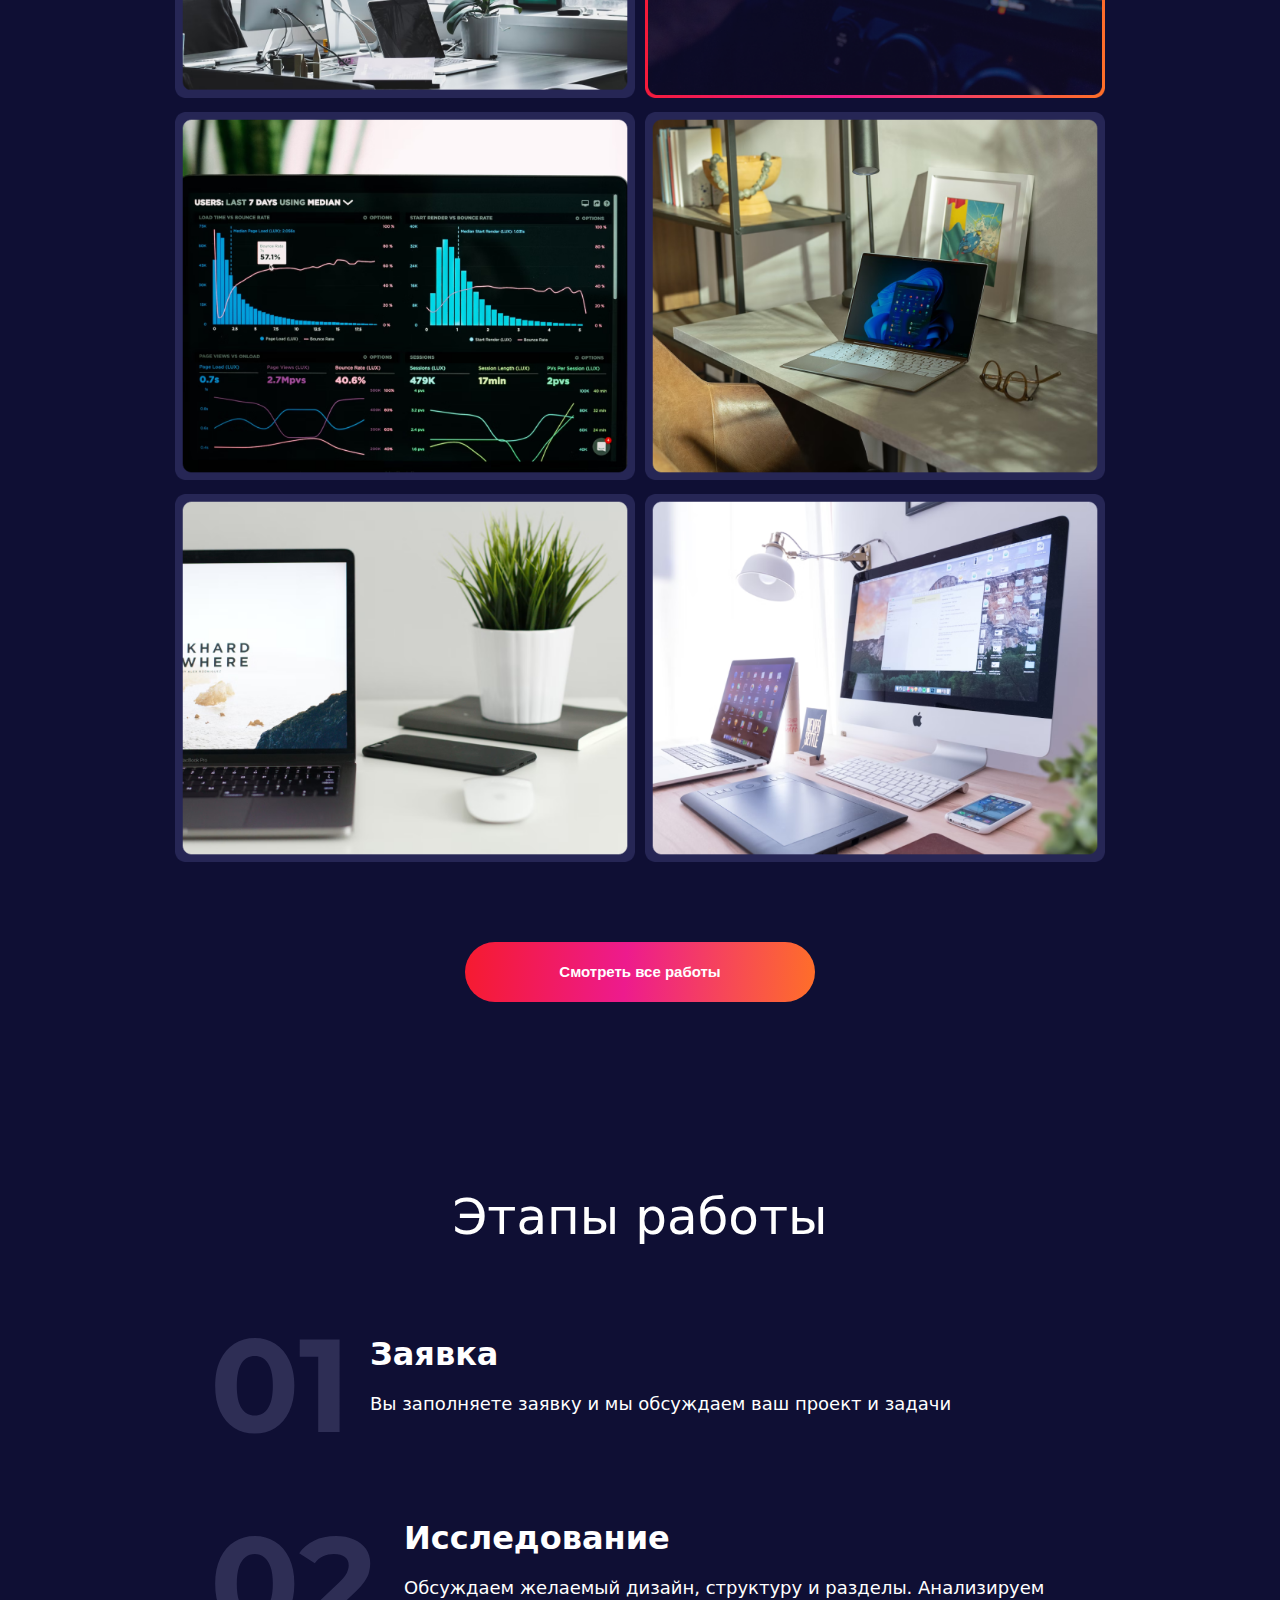
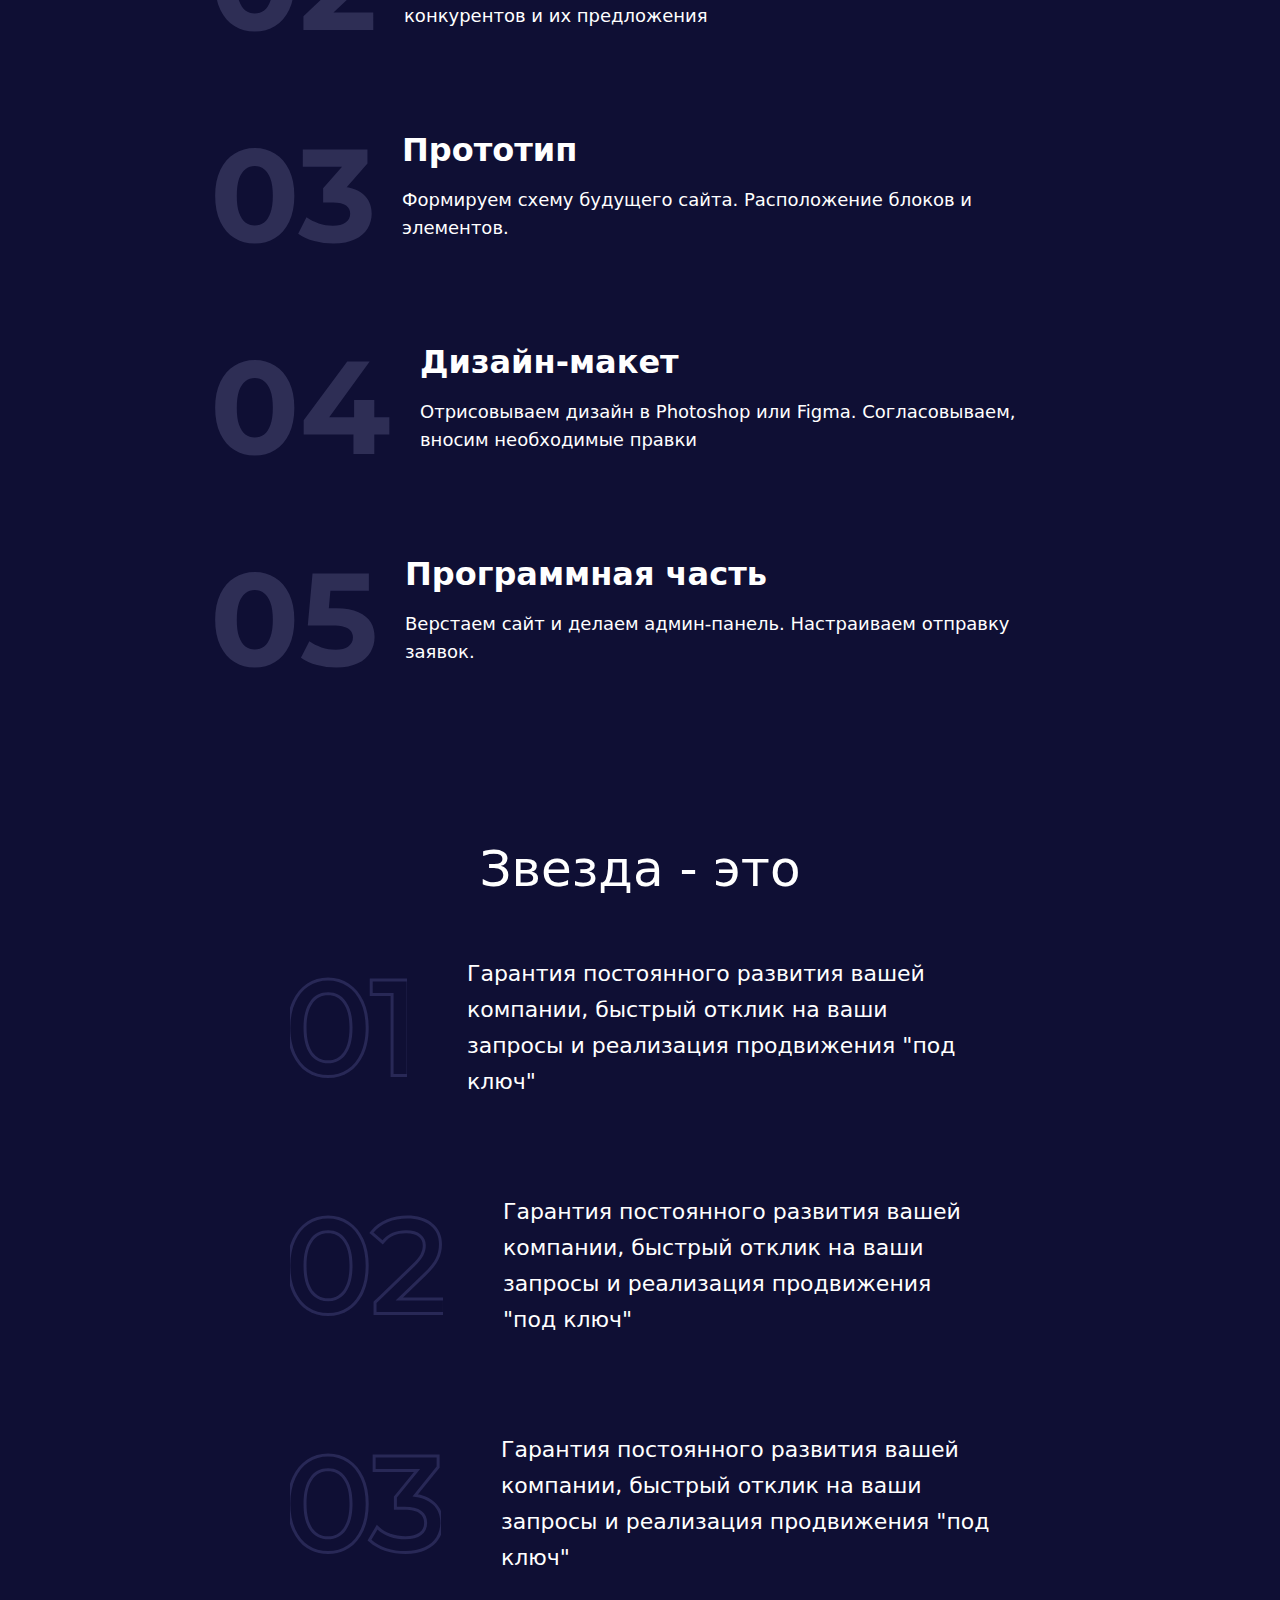
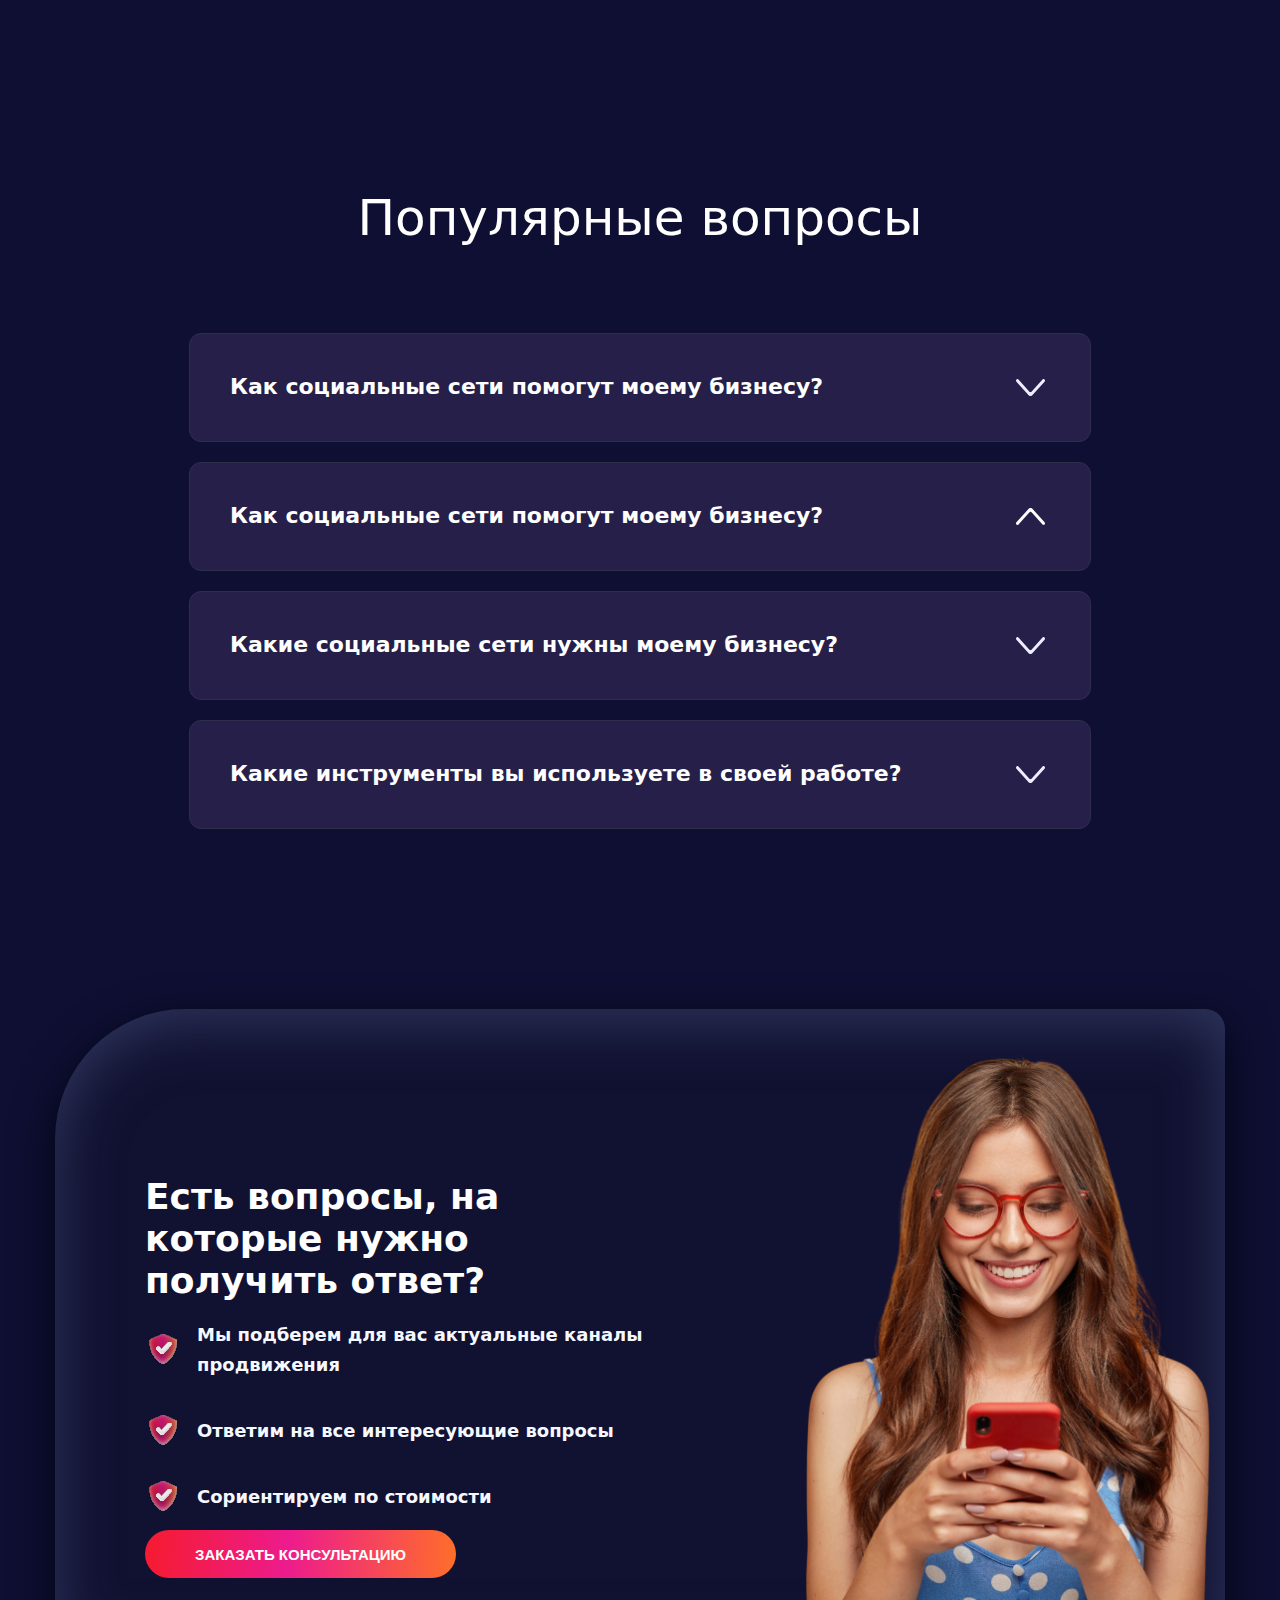
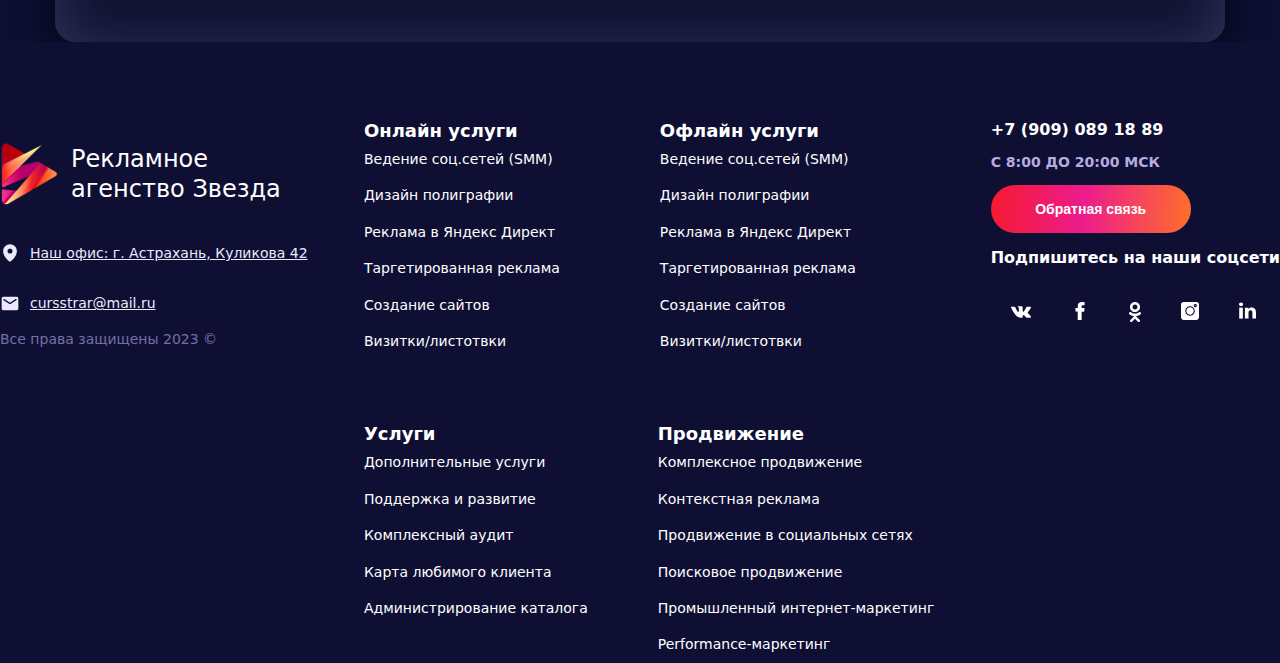
<file: advertising-website-creation.html>
<!DOCTYPE html>
<html lang="en">
  <head>
    <meta charset="UTF-8" />
    <meta name="viewport" content="width=device-width, initial-scale=1.0" />
    <link rel="stylesheet" href="css/advertising-website-creation.css" />
    <title>Реклама о создании сайтов</title>
  </head>
  <body>
    <header>
      <div class="container">
        <nav class="nav-items">
          <div class="logo-title">
            <a href="./">
              <img src="icons/logo.svg" alt="logo" />
              <p>
                Рекламное <br />
                агенство Звезда
              </p>
            </a>
          </div>
          <ul class="nav-list">
            <li><a href="/">Главная</a></li>
            <li><a href="./advertising-avito.html">Реклама на авито</a></li>
            <li>
              <a href="./advertising-website-creation.html"
                >Реклама о создании сайтов</a
              >
            </li>
          </ul>
          <button>Заказать звонок</button>
          <span class="burger-menu">
            <img src="./icons/burger-menu.svg" alt="menu" />
          </span>
        </nav>
        <div class="header-info">
          <h1>
            Профессиональное <span>Создание сайтов</span>
            от 50 000 рублей
          </h1>
          <p>
            Широкий перечень услуг и профессионализм наших сотрудников позволит
            вам экономить время и решить все бизнес-задачи быстро и эффективно!
          </p>
          <button>ПОЛУЧИТЬ БЕСПЛАТНЫЙ АУДИТ</button>
        </div>
        <div class="achievements">
          <div>
            <h2>12</h2>
            <span>Лет на рынке</span>
          </div>
          <div>
            <h2>1258</h2>
            <span>Клиентов по всей Стране</span>
          </div>
          <div>
            <h2>300 <span>млн.</span></h2>
            <span>Откручивается в год в рекламе</span>
          </div>
          <div>
            <h2>35</h2>
            <span>Сотрудников в штате</span>
          </div>
        </div>
      </div>
    </header>

    <div class="modal" style="transform: translate(0px, -100%)">
      <div class="header__menu-modal">
        <ul class="header__menu-items">
          <li><a href="/" class="header__menu-item">Главная</a></li>
          <li>
            <a
              href="/advertising-website-creation.html"
              class="header__menu-item"
              >Реклама создания сайтов</a
            >
          </li>
          <li>
            <a href="/advertising-avito.html" class="header__menu-item"
              >Реклама на авито</a
            >
          </li>
        </ul>
      </div>
    </div>

    <main>
      <div class="container">
        <div class="you-have">
          <h1>Почему стоит заказать сайт у нас?</h1>
          <div class="you-have-items">
            <div class="you-have-item">
              <img src="icons/have-1.svg" alt="" />
              <h2>Своевременные отчеты</h2>
              <p>
                Create a platform with the best and coolest quality from us.
              </p>
            </div>
            <div class="you-have-item">
              <img src="icons/people.svg" alt="" />
              <h2>Профессиональная команда</h2>
              <p>
                Create a platform with the best and coolest quality from us.
              </p>
            </div>
            <div class="you-have-item">
              <img src="icons/have-3.svg" alt="" />
              <h2>Своевременные отчеты</h2>
              <p>
                Create a platform with the best and coolest quality from us.
              </p>
            </div>
            <div class="you-have-item">
              <img src="icons/have-4.svg" alt="" />
              <h2>Вникаем в ваш бизнес</h2>
              <p>
                Create a platform with the best and coolest quality from us.
              </p>
            </div>
            <div class="you-have-item">
              <img src="icons/have-5.svg" alt="" />
              <h2>Вникаем в ваш бизнес</h2>
              <p>
                Create a platform with the best and coolest quality from us.
              </p>
            </div>
            <div class="you-have-item">
              <img src="icons/geo.svg" alt="" />
              <h2>Своевременные отчеты</h2>
              <p>
                Create a platform with the best and coolest quality from us.
              </p>
            </div>
            <div><button>Заказать консультацию</button></div>
          </div>
        </div>
      </div>

      <div class="container">
        <div class="portfolio">
          <h1>Наше потрясающие портофолио</h1>
          <div class="portfolio-photos">
            <div class="container-photo">
              <img src="icons/portfolio-1.png" alt="" />
            </div>
            <div class="container-photo">
              <img src="icons/portfolio-2.png" alt="" />
            </div>
            <div class="container-photo">
              <img src="icons/portfolio-3.png" alt="" />
            </div>
            <div class="container-photo">
              <img src="icons/portfolio-4.png" alt="" />
            </div>
            <div class="container-photo">
              <img src="icons/portfolio-5.png" alt="" />
            </div>
            <div class="container-photo">
              <img src="icons/portfolio-6.png" alt="" />
            </div>
            <div><button>Смотреть все работы</button></div>
          </div>
        </div>
      </div>

      <div class="container">
        <div class="stages-work">
          <h1>Этапы работы</h1>
          <div class="items-stages-work">
            <div class="item-stages-work">
              <img src="icons/stages-01.svg" alt="" />
              <div>
                <h2>Заявка</h2>
                <p>Вы заполняете заявку и мы обсуждаем ваш проект и задачи</p>
              </div>
            </div>
            <div class="item-stages-work">
              <img src="icons/stages-02.svg" alt="" />
              <div>
                <h2>Исследование</h2>
                <p>
                  Обсуждаем желаемый дизайн, структуру и разделы. Анализируем
                  конкурентов и их предложения
                </p>
              </div>
            </div>
            <div class="item-stages-work">
              <img src="icons/stages-03.svg" alt="" />
              <div>
                <h2>Прототип</h2>
                <p>
                  Формируем схему будущего сайта. Расположение блоков и
                  элементов.
                </p>
              </div>
            </div>
            <div class="item-stages-work">
              <img src="icons/stages-04.svg" alt="" />
              <div>
                <h2>Дизайн-макет</h2>
                <p>
                  Отрисовываем дизайн в Photoshop или Figma. Согласовываем,
                  вносим необходимые правки
                </p>
              </div>
            </div>
            <div class="item-stages-work">
              <img src="icons/stages-05.svg" alt="" />
              <div>
                <h2>Программная часть</h2>
                <p>
                  Верстаем сайт и делаем админ-панель. Настраиваем отправку
                  заявок.
                </p>
              </div>
            </div>
          </div>
        </div>
      </div>

      <div class="container">
        <div class="star-its">
          <h1>Звезда - это</h1>
          <div class="all-items-star">
            <div class="star-its-items">
              <div class="items-star">
                <img src="icons/01.svg" alt="" />
                <p>
                  Гарантия постоянного развития вашей компании, быстрый отклик
                  на ваши запросы и реализация продвижения "под ключ"
                </p>
              </div>
              <div class="items-star">
                <img src="icons/02.svg" alt="" />
                <p>
                  Гарантия постоянного развития вашей компании, быстрый отклик
                  на ваши запросы и реализация продвижения "под ключ"
                </p>
              </div>
              <div class="items-star">
                <img src="icons/03.svg" alt="" />
                <p>
                  Гарантия постоянного развития вашей компании, быстрый отклик
                  на ваши запросы и реализация продвижения "под ключ"
                </p>
              </div>
            </div>
          </div>
        </div>
      </div>
      <div class="container">
        <div class="popular-quastions">
          <h1>Популярные вопросы</h1>
          <div class="popular-quastion-items">
            <div class="popular-quastion-item">
              <h2>Как социальные сети помогут моему бизнесу?</h2>
              <img src="icons/arrow-down.svg" alt="" />
            </div>
            <div class="popular-quastion-item">
              <h2>Как социальные сети помогут моему бизнесу?</h2>
              <img src="icons/arrow-up.svg" alt="" />
            </div>
            <div class="popular-quastion-item">
              <h2>Какие социальные сети нужны моему бизнесу?</h2>
              <img src="icons/arrow-down.svg" alt="" />
            </div>
            <div class="popular-quastion-item">
              <h2>Какие инструменты вы используете в своей работе?</h2>
              <img src="icons/arrow-down.svg" alt="" />
            </div>
          </div>
        </div>
      </div>

      <div class="mb-questions">
        <div class="item-mb-questions">
          <h1>Есть вопросы, на которые нужно получить ответ?</h1>
          <div class="we-can">
            <img src="icons/check-shield.svg" alt="" />
            <p>Мы подберем для вас актуальные каналы продвижения</p>
          </div>
          <div class="we-can">
            <img src="icons/check-shield.svg" alt="" />
            <p>Ответим на все интересующие вопросы</p>
          </div>
          <div class="we-can">
            <img src="icons/check-shield.svg" alt="" />
            <p>Сориентируем по стоимости</p>
          </div>
          <button>Заказать консультацию</button>
        </div>
        <div><img src="img/index/woman.png" alt="" class="woman" /></div>
      </div>
    </main>

    <footer>
      <div class="container">
        <div class="footer-container">
          <div class="left-container-footer">
            <div class="logo-title">
              <a href="./">
                <img src="icons/logo.svg" alt="logo" />
                <p>
                  Рекламное <br />
                  агенство Звезда
                </p>
              </a>
            </div>
            <div class="office">
              <img src="icons/office.svg" alt="" />
              <p>Наш офис: г. Астрахань, Куликова 42</p>
            </div>
            <div class="email">
              <img src="icons/emil.svg" alt="" />
              <p>cursstrar@mail.ru</p>
            </div>
            <div>
              <span>Все права защищены 2023 ©</span>
            </div>
          </div>
          <div class="center-container-footer">
            <div class="top-center-container-footer">
              <div>
                <h2>Онлайн услуги</h2>
                <ul>
                  <li>Ведение соц.сетей (SMM)</li>
                  <li>Дизайн полиграфии</li>
                  <li>Реклама в Яндекс Директ</li>
                  <li>Таргетированная реклама</li>
                  <li>Создание сайтов</li>
                  <li>Визитки/листотвки</li>
                </ul>
              </div>
              <div>
                <h2>Офлайн услуги</h2>
                <ul>
                  <li>Ведение соц.сетей (SMM)</li>
                  <li>Дизайн полиграфии</li>
                  <li>Реклама в Яндекс Директ</li>
                  <li>Таргетированная реклама</li>
                  <li>Создание сайтов</li>
                  <li>Визитки/листотвки</li>
                </ul>
              </div>
            </div>
            <div class="bottom-center-container-footer">
              <div>
                <h2>Услуги</h2>
                <ul>
                  <li>Дополнительные услуги</li>
                  <li>Поддержка и развитие</li>
                  <li>Комплексный аудит</li>
                  <li>Карта любимого клиента</li>
                  <li>Администрирование каталога</li>
                </ul>
              </div>
              <div>
                <h2>Продвижение</h2>
                <ul>
                  <li>Комплексное продвижение</li>
                  <li>Контекстная реклама</li>
                  <li>Продвижение в социальных сетях</li>
                  <li>Поисковое продвижение</li>
                  <li>Промышленный интернет-маркетинг</li>
                  <li>Performance-маркетинг</li>
                </ul>
              </div>
            </div>
          </div>
          <div class="right-container-footer">
            <h2>+7 (909) 089 18 89</h2>
            <span>С 8:00 ДО 20:00 МСК</span>
            <button>Обратная связь</button>
            <h2>Подпишитесь на наши соцсети</h2>
            <ul>
              <li>
                <a href="/"><img src="icons/social-1.svg" alt="" /></a>
              </li>
              <li>
                <a href="/"><img src="icons/social-2.svg" alt="" /></a>
              </li>
              <li>
                <a href="/"><img src="icons/social-3.svg" alt="" /></a>
              </li>
              <li>
                <a href="/"><img src="icons/social-4.svg" alt="" /></a>
              </li>
              <li>
                <a href="/"><img src="icons/social-5.svg" alt="" /></a>
              </li>
            </ul>
          </div>
        </div>
      </div>
    </footer>
  </body>
  <script src="./scriptBurger.js"></script>
</html>
</file>
<file: css/index.css>
html,
body,
a,
li,
ul,
h2,
h1,
h3,
h4,
h5 {
  margin: 0;
  list-style-type: none;
  text-decoration: none;
  font-family: system-ui, -apple-system, BlinkMacSystemFont, "Segoe UI", Roboto,
    Oxygen, Ubuntu, Cantarell, "Open Sans", "Helvetica Neue", sans-serif;
  padding: 0;
}

header {
  background-image: url(../img/index/header-background.png);
}

.logo-title {
  display: flex;
}

.logo-title p {
  color: #fff;
  font-size: 24px;
  font-style: normal;
  font-weight: 500;
  line-height: 30px; /* 125% */
}

.container {
  max-width: 1420px;
  margin: 0 auto;
}

.nav-items {
  display: flex;
  justify-content: space-between;
  align-items: center;
}

.nav-list {
  display: flex;
  gap: 30px;
}

.nav-list a {
  color: #fff;
  text-align: center;
  font-size: 16px;
  font-style: normal;
  font-weight: 400;
  line-height: 30px; /* 187.5% */
}

.nav-items button {
  width: 200px;
  height: 44px;
  background-color: transparent;
  color: #fff;
  border: 2px solid; /* Set the width of the border */
  border-image: linear-gradient(to right, #f61b2c, #ed1b8d, #ff7027) 1; /* Apply the linear gradient as the border image */
  border-image-slice: 1; /* Set the border image slice */
  border-radius: 50px; /* Add rounded corners to the button */
  text-align: center;
  font-size: 12px;
  font-style: normal;
  font-weight: 700;
  line-height: 30px; /* 250% */
  text-transform: uppercase;
  cursor: pointer;
}

.header-info {
  max-width: 940px;
  text-align: center;
  margin: 0 auto;
  padding-top: 150px;
}

.header-info h1 {
  color: #fff;
  text-align: center;
  font-size: 50px;
  font-style: normal;
  font-weight: 500;
  line-height: 78px; /* 156% */
  margin-bottom: 30px;
}

.header-info span {
  background: linear-gradient(
    94deg,
    #f61b2c -1.38%,
    #ed1b8d 45.84%,
    #ff7027 100.94%
  );
  -webkit-background-clip: text;
  background-clip: text;
  -webkit-text-fill-color: transparent;
  font-size: 50px;
  font-style: normal;
  font-weight: 700;
  line-height: 78px;
}

.header-info p {
  margin: 0 auto;
  max-width: 730px;
  color: #e9f2ff;
  text-align: center;
  font-size: 18px;
  font-style: normal;
  font-weight: 400;
  line-height: 30px; /* 166.667% */
}

.header-info button {
  color: #fff;
  text-align: center;
  font-size: 15px;
  font-style: normal;
  font-weight: 700;
  line-height: 30px; /* 200% */
  border-radius: 54px;
  background: linear-gradient(
    94deg,
    #f61b2c -1.38%,
    #ed1b8d 45.84%,
    #ff7027 100.94%
  );
  width: 394px;
  height: 78px;
  flex-shrink: 0;
  border: none;
  margin-top: 66px;
  cursor: pointer;
}

main {
  background: #0f0f34;
}

.achievements {
  display: flex;
  justify-content: center;
  text-align: center;
  align-items: center;
  margin-top: 200px;
  padding-bottom: 100px;
  flex-wrap: wrap;
  gap: 20px;
}

.achievements h2 {
  color: #fff;
  text-align: center;
  font-size: 50px;
  font-style: normal;
  font-weight: 300;
  line-height: 74px;
}

.achievements span {
  color: #e9f2ff;
  text-align: center;
  font-size: 18px;
  font-style: normal;
  font-weight: 400;
  line-height: 20px;
}

.title-promotion {
  display: flex;
  justify-content: space-between;
  align-items: center;
  flex-wrap: wrap;
}

.title-promotion-left {
  display: flex;
  gap: 60px;
  flex-wrap: wrap;
  justify-content: center;
}

.title-promotion-left .active {
  color: #fff;
  font-size: 24px;
  font-style: normal;
  font-weight: 500;
  line-height: 78px; /* 325% */
}

.title-promotion-left p {
  color: #7e7ea5;
  font-size: 24px;
  font-style: normal;
  font-weight: 500;
  line-height: 78px; /* 325% */
  cursor: pointer;
}

.title-promotion button {
  width: 200px;
  height: 44px;
  background-color: transparent;
  color: #fff;
  border: 2px solid; /* Set the width of the border */
  border-image: linear-gradient(to right, #f61b2c, #ed1b8d, #ff7027) 1; /* Apply the linear gradient as the border image */
  border-image-slice: 1; /* Set the border image slice */
  border-radius: 50px; /* Add rounded corners to the button */
  text-align: center;
  font-size: 12px;
  font-style: normal;
  font-weight: 700;
  line-height: 30px; /* 250% */
  text-transform: uppercase;
  cursor: pointer;
}

.line {
  width: 100%;
  height: 1.5px;
  background: #2d2d5a;
}

.border-list-of-active {
  border-radius: 12px;
  border: 1.5px solid #2d2d5a;
  display: flex;
  align-items: start;
  gap: 23px;
  padding-top: 27px;
  padding-left: 27px;
  max-width: 410px;
  padding-bottom: 25px;
}

.border-list-of-active h3 {
  color: #fff;
  font-size: 18px;
  font-style: normal;
  font-weight: 600;
}

.border-list-of-active p {
  color: #fff;
  font-size: 15px;
  font-style: normal;
  font-weight: 400;
  line-height: 20px; /* 133.333% */
}

.border-list-of-active span {
  font-size: 13px;
  font-style: normal;
  font-weight: 700;
  line-height: 30px; /* 230.769% */
  text-transform: uppercase;
  background: linear-gradient(
    94deg,
    #f61b2c -1.38%,
    #ed1b8d 45.84%,
    #ff7027 100.94%
  );
  -webkit-background-clip: text;
  background-clip: text;
  -webkit-text-fill-color: transparent;
  cursor: pointer;
}

.more-detailed {
  display: flex;
  gap: 10px;
}

.list-of-activities {
  display: flex;
  gap: 25px;
  margin-top: 70px;
  flex-wrap: wrap;
  padding-bottom: 170px;
  justify-content: center;
}

.order-consultation {
  display: flex;
  flex-direction: column;
  align-items: center;
  border-radius: 130px 20px 20px 20px;
  background-color: rgba(24, 24, 39, 0.2);
  box-shadow: 0px 10px 62px 0px #30385f inset, 0px 14px 44px 0px #02040f;
  padding-top: 80px;
}

.order-consultation h1 {
  color: #fff;
  text-align: center;
  font-size: 36px;
  font-style: normal;
  font-weight: 600;
  line-height: 36px; /* 100% */
}

.order-consultation p {
  color: #c1caf1;
  text-align: center;
  font-size: 20px;
  font-style: normal;
  font-weight: 300;
  line-height: 30px; /* 150% */
  max-width: 500px;
}

.input-phone-consultation {
  width: 270px;
  height: 48px;
  flex-shrink: 0;
  border-radius: 50px;
  border: 1px solid #26325f;
  background: rgba(25, 25, 64, 0.6);
  padding-left: 20px;
}

.order-consultation button {
  color: #fff;
  text-align: center;
  font-size: 15px;
  font-style: normal;
  font-weight: 700;
  line-height: 30px; /* 200% */
  border-radius: 54px;
  background: linear-gradient(
    94deg,
    #f61b2c -1.38%,
    #ed1b8d 45.84%,
    #ff7027 100.94%
  );
  width: 311px;
  height: 48px;
  flex-shrink: 0;
  border: none;
  cursor: pointer;
  text-transform: uppercase;
}

.input-and-button {
  display: flex;
  gap: 40px;
  align-items: center;
  margin-top: 20px;
  margin-bottom: 82px;
  flex-wrap: wrap;
}

.why-me {
  margin-top: 180px;
}

.why-me h1 {
  color: #fff;
  text-align: center;
  font-size: 50px;
  font-style: normal;
  font-weight: 500;
  line-height: 70px; /* 140% */
  max-width: 730px;
  margin: 0 auto;
}

.why-me button {
  color: #fff;
  text-align: center;
  font-size: 15px;
  font-style: normal;
  font-weight: 700;
  line-height: 30px; /* 200% */
  border-radius: 54px;
  background: linear-gradient(
    94deg,
    #f61b2c -1.38%,
    #ed1b8d 45.84%,
    #ff7027 100.94%
  );
  width: 311px;
  height: 48px;
  flex-shrink: 0;
  border: none;
  cursor: pointer;
  text-transform: uppercase;
}

.container-why-me {
  display: flex;
  justify-content: space-between;
  gap: 80px;
  max-width: 1100px;
  margin: 0 auto;
  margin-top: 94px;
  flex-wrap: wrap;
}

.container-why-me img {
  width: 100%;
}

.info-why-me {
  max-width: 550px;
}

.container-why-me h3 {
  color: #fff;
  font-size: 28px;
  font-style: normal;
  font-weight: 500;
  line-height: normal;
}

.container-why-me p {
  color: #fff;
  font-size: 18px;
  font-style: normal;
  font-weight: 300;
  line-height: 30px; /* 166.667% */
  margin-bottom: 44px;
}

.us-clients {
  display: flex;
  flex-direction: column;
  align-items: center;
  gap: 80px;
  margin-top: 150px;
}

.us-clients h1 {
  color: #fff;
  text-align: center;
  font-size: 50px;
  font-style: normal;
  font-weight: 500;
  line-height: 70px; /* 140% */
}

.us-clints-items {
  display: flex;
  gap: 80px;
  flex-wrap: wrap;
  justify-content: center;
}

/* Популярные вопросы */

.popular-quastion-items {
  display: flex;
  justify-content: center;
  flex-direction: column;
  align-items: center;
  margin-top: 80px;
  gap: 20px;
}

.popular-quastions {
  padding-top: 185px;
  max-width: 900px;
  margin: 0 auto;
  padding-bottom: 180px;
}

.popular-quastions h1 {
  color: #fff;
  text-align: center;
  font-size: 50px;
  font-style: normal;
  font-weight: 500;
  line-height: 70px; /* 140% */
}

.popular-quastion-item {
  display: flex;
  width: 100%;
  justify-content: space-between;
  border-radius: 12px;
  border: 1.5px solid #2e2e4b;
  background: #261f49;
}

.popular-quastion-item h2 {
  color: #fff;
  font-size: 22px;
  font-style: normal;
  font-weight: 600;
  line-height: normal;
  padding: 40px 0 40px 40px;
}

.popular-quastion-item img {
  padding: 45px 45px 45px;
}

/* Может есть вопросы */

.mb-questions {
  margin: 0 auto;
  max-width: 1170px;
  display: flex;
  border-radius: 130px 20px 20px 20px;
  background-color: rgba(24, 24, 39, 0.2);
  box-shadow: 0px 10px 62px 0px #30385f inset, 0px 14px 44px 0px #02040f;
  align-items: center;
}

.woman {
  width: 100%;
}

.mb-questions h1 {
  color: #fff;
  font-size: 36px;
  font-style: normal;
  font-weight: 600;
  line-height: 42px; /* 116.667% */
  max-width: 500px;
}

.we-can {
  display: flex;
  gap: 15px;
}

.mb-questions p {
  color: #f6f8ff;
  font-size: 18px;
  font-style: normal;
  font-weight: 600;
  line-height: 30px; /* 166.667% */
}

.item-mb-questions {
  padding: 167px 0 64px 90px;
}

.item-mb-questions button {
  color: #fff;
  text-align: center;
  font-size: 15px;
  font-style: normal;
  font-weight: 700;

  border-radius: 54px;
  background: linear-gradient(
    94deg,
    #f61b2c -1.38%,
    #ed1b8d 45.84%,
    #ff7027 100.94%
  );
  width: 311px;
  height: 48px;
  flex-shrink: 0;
  border: none;
  cursor: pointer;
  text-transform: uppercase;
}

/* footer */

footer {
  background: #0f0f34;
}

.office {
  display: flex;
  gap: 10px;
}

.office p {
  color: #ece9ff;
  font-size: 14px;
  font-style: normal;
  font-weight: 500;
  line-height: 160%; /* 22.4px */
  text-decoration-line: underline;
}

.email {
  display: flex;
  gap: 10px;
}

.email p {
  color: #ece9ff;
  font-size: 14px;
  font-style: normal;
  font-weight: 500;
  line-height: 160%; /* 22.4px */
  text-decoration-line: underline;
}

.left-container-footer span {
  color: #746fa3;
  font-size: 14px;
  font-style: normal;
  font-weight: 500;
  line-height: normal;
}

.center-container-footer {
  display: flex;
  flex-direction: column;
  gap: 64px;
}

.center-container-footer h2 {
  color: #fff;
  font-size: 18px;
  font-style: normal;
  font-weight: 600;
  line-height: normal;
}

.center-container-footer li {
  color: #fff;
  font-size: 14px;
  font-style: normal;
  font-weight: 500;
  line-height: 260%; /* 36.4px */
}

.top-center-container-footer {
  display: flex;
  gap: 100px;
  flex-wrap: wrap;
}

.bottom-center-container-footer {
  display: flex;
  gap: 70px;
  flex-wrap: wrap;
}

.footer-container {
  display: flex;
  justify-content: space-between;
  padding-top: 78px;
  flex-wrap: wrap;
}

.right-container-footer {
  display: flex;
  flex-direction: column;
  align-items: start;
  gap: 15px;
}

.right-container-footer h2 {
  color: #fff;
  text-align: center;
  font-size: 16px;
  font-style: normal;
  font-weight: 600;
  line-height: normal;
}

.right-container-footer span {
  color: #b7abe0;
  font-size: 14px;
  font-style: normal;
  font-weight: 600;
  line-height: normal;
}

.right-container-footer button {
  color: #fff;
  text-align: center;
  font-size: 14px;
  font-style: normal;
  font-weight: 700;

  border-radius: 54px;
  background: linear-gradient(
    94deg,
    #f61b2c -1.38%,
    #ed1b8d 45.84%,
    #ff7027 100.94%
  );
  width: 200px;
  height: 48px;
  flex-shrink: 0;
  border: none;
  cursor: pointer;
}

.right-container-footer ul {
  display: flex;
}

.right-container-footer li {
  padding: 20px;
}

@media (max-width: 1100px) {
  .nav-list {
    display: none;
  }
  .nav-items button {
    display: none;
  }
  .item-mb-questions {
    padding: 0;
  }
  .header-info h1 {
    font-size: 24px;
  }
  .header-info span {
    font-size: 24px;
  }
  .header-info p {
    display: none;
  }
  .header-info button {
    width: 270px;
    font-size: 12px;
  }
  .woman {
    display: none;
  }
  .info-why-me {
    text-align: center;
  }
  .container-why-me {
    justify-content: center;
  }
  .mb-questions {
    box-shadow: none;
    justify-content: center;
  }
  .order-consultation {
    box-shadow: none;
  }
  footer {
    padding: 0 10px;
  }
  .nav-items {
    padding: 18px 20px;
  }
}

@media (max-width: 500px) {
  .title-promotion {
    justify-content: center;
  }
  .why-me h1 {
    font-size: 24px;
  }
  .nav-items {
    padding: 0 10px;
  }
  .list-of-activities {
    padding: 0 10px 100px 10px;
  }
  .popular-quastion-items {
    padding: 0 10px;
  }
  .item-mb-questions h1 {
    text-align: center;
  }
  .top-center-container-footer {
    justify-content: center;
  }
  .bottom-center-container-footer {
    justify-content: center;
  }
  .right-container-footer {
    align-items: center;
  }
  .logo-title p {
    display: none;
  }
  .nav-items {
    padding: 18px 20px;
  }
}

.burger-menu {
  display: none;
  z-index: 10;
  cursor: pointer;
}

@media (min-width: 1100px) {
  .burger-menu {
    display: none;
  }
}

@media (max-width: 1101px) {
  .burger-menu {
    display: flex;
  }
}

.modal {
  position: fixed;
  transform: translateY(-100%);
  transition: transform 0.2s;
  top: 0;
  left: 0;
  right: 0;
  bottom: 0;
  z-index: 5;
  color: white;
  list-style: none;
  padding-top: 4rem;
}

.header__menu-modal {
  height: 100%;
  display: flex;
  background-color: #0f0f34;
}

.header__menu-items {
  margin: auto;
  align-items: center;
  display: flex;
  flex-direction: column;
  justify-content: center;
  gap: 100px;
}

.header__menu-item {
  color: white;
  font-size: 25px;
}

@media (min-width: 1024px) {
  .modal {
    display: none;
    transform: translate(0px, -100%);
  }
  .header__menu {
    width: 100%;
    display: flex;
    justify-content: end;
    align-items: center;
  }
}

.logo-title a {
  display: flex;
  gap: 10px;
}
</file>
<file: css/advertising-avito.css>
html,
body,
a,
li,
ul,
h2,
h1,
h3,
h4,
h5 {
  margin: 0;
  list-style-type: none;
  text-decoration: none;
  font-family: system-ui, -apple-system, BlinkMacSystemFont, "Segoe UI", Roboto,
    Oxygen, Ubuntu, Cantarell, "Open Sans", "Helvetica Neue", sans-serif;
  padding: 0;
}

header {
  background-image: url(../img/index/header-background.png);
}

.logo-title {
  display: flex;
}

.logo-title p {
  color: #fff;
  font-size: 24px;
  font-style: normal;
  font-weight: 500;
  line-height: 30px; /* 125% */
}

.container {
  max-width: 1420px;
  margin: 0 auto;
}

.nav-items {
  display: flex;
  justify-content: space-between;
  align-items: center;
}

.nav-list {
  display: flex;
  gap: 30px;
}

.nav-list a {
  color: #fff;
  text-align: center;
  font-size: 16px;
  font-style: normal;
  font-weight: 400;
  line-height: 30px; /* 187.5% */
}

.nav-items button {
  width: 200px;
  height: 44px;
  background-color: transparent;
  color: #fff;
  border: 2px solid; /* Set the width of the border */
  border-image: linear-gradient(to right, #f61b2c, #ed1b8d, #ff7027) 1; /* Apply the linear gradient as the border image */
  border-image-slice: 1; /* Set the border image slice */
  border-radius: 50px; /* Add rounded corners to the button */
  text-align: center;
  font-size: 12px;
  font-style: normal;
  font-weight: 700;
  line-height: 30px; /* 250% */
  text-transform: uppercase;
  cursor: pointer;
}

.header-info {
  max-width: 940px;
  text-align: center;
  margin: 0 auto;
  padding-top: 150px;
}

.header-info h1 {
  color: #fff;
  text-align: center;
  font-size: 50px;
  font-style: normal;
  font-weight: 500;
  line-height: 78px; /* 156% */
  margin-bottom: 30px;
}

.header-info span {
  background: linear-gradient(
    94deg,
    #f61b2c -1.38%,
    #ed1b8d 45.84%,
    #ff7027 100.94%
  );
  -webkit-background-clip: text;
  background-clip: text;
  -webkit-text-fill-color: transparent;
  font-size: 50px;
  font-style: normal;
  font-weight: 700;
  line-height: 78px;
}

.header-info p {
  margin: 0 auto;
  max-width: 730px;
  color: #e9f2ff;
  text-align: center;
  font-size: 18px;
  font-style: normal;
  font-weight: 400;
  line-height: 30px; /* 166.667% */
}

.header-info button {
  color: #fff;
  text-align: center;
  font-size: 15px;
  font-style: normal;
  font-weight: 700;
  line-height: 30px; /* 200% */
  border-radius: 54px;
  background: linear-gradient(
    94deg,
    #f61b2c -1.38%,
    #ed1b8d 45.84%,
    #ff7027 100.94%
  );
  width: 394px;
  height: 78px;
  flex-shrink: 0;
  border: none;
  margin-top: 66px;
  cursor: pointer;
}

.achievements {
  display: flex;
  justify-content: center;
  text-align: center;
  align-items: center;
  margin-top: 200px;
  padding-bottom: 100px;
  flex-wrap: wrap;
  gap: 20px;
}

.achievements h2 {
  color: #fff;
  text-align: center;
  font-size: 50px;
  font-style: normal;
  font-weight: 300;
  line-height: 74px;
}

.achievements span {
  color: #e9f2ff;
  text-align: center;
  font-size: 18px;
  font-style: normal;
  font-weight: 400;
  line-height: 20px;
}

main {
  background: #0f0f34;
}

.container-items-advantages {
  padding-top: 120px;
  padding-bottom: 180px;
}

.container-items-advantages h1 {
  color: #fff;
  text-align: center;
  text-shadow: 0px 4px 4px rgba(0, 0, 0, 0.25);
  font-size: 50px;
  font-style: normal;
  font-weight: 500;
  line-height: 70px; /* 140% */
  margin-bottom: 80px;
}

.items-advantage {
  border-radius: 30px;
  background: linear-gradient(48deg, #111035 4.98%, #242350 98.54%);
  box-shadow: 6px 6px 14px 0px #24244e inset, 0px 0px 44px 0px #26264e;
}

.items-advantages {
  display: flex;
  gap: 25px;
  flex-wrap: wrap;
}

.items-advantage {
  max-width: 380px;
  padding: 35px 40px 35px 35px;
}

.items-advantage h2 {
  color: #fff;
  font-size: 18px;
  font-style: normal;
  font-weight: 600;
  line-height: 30px; /* 166.667% */
  margin-top: 10px;
}

.items-advantage p {
  color: #f4f1ff;
  font-size: 16px;
  font-style: normal;
  font-weight: 400;
  line-height: 24px; /* 150% */
}

.about-avito-reklam {
  display: flex;
  flex-direction: column;
  align-items: center;
  max-width: 1100px;
  margin: 0 auto;
  padding-bottom: 180px;
}

.about-avito-reklam h1 {
  color: #fff;
  text-align: center;
  font-size: 50px;
  font-style: normal;
  font-weight: 500;
  line-height: 70px; /* 140% */
}

.about-avito-reklam p {
  color: #fff;
  font-size: 24px;
  font-style: normal;
  font-weight: 400;
  line-height: 32px; /* 133.333% */
}

.about-avito-reklam button {
  color: var(--white, #fff);
  text-align: center;
  font-size: 15px;
  font-style: normal;
  font-weight: 700;
  line-height: normal;
  letter-spacing: 0.45px;
  text-transform: uppercase;
  border-radius: 60px;
  border: 4px solid #404078;
  width: 274px;
  height: 60px;
  background-color: transparent;
  cursor: pointer;
}

.you-have-items {
  display: flex;
  flex-wrap: wrap;
  gap: 50px;
  justify-content: center;
  padding: 0 10px;
}

.you-have-item {
  display: flex;
  flex-direction: column;
  align-items: center;
  text-align: center;
  border-radius: 40px;
  border: 0.5px solid #2f2f62;
  background: #0f0f34;
  box-shadow: 4px 4px 30px 0px #171739, 4px 4px 6px 0px #161644 inset;
  padding: 40px 0;
}

.you-have-item p {
  max-width: 80%;
}

.you-have {
  padding-bottom: 280px;
}

.you-have h1 {
  color: #fff;
  text-align: center;
  font-size: 50px;
  font-style: normal;
  font-weight: 500;
  line-height: 70px; /* 140% */
  max-width: 70%;
  margin: 0 auto;
  padding-bottom: 80px;
}

.you-have h2 {
  color: #fff;
  text-align: center;
  font-size: 20px;
  font-style: normal;
  font-weight: 600;
  line-height: normal;
}

.you-have p {
  color: rgba(255, 255, 255, 0.7);
  text-align: center;
  font-size: 16px;
  font-style: normal;
  font-weight: 400;
  line-height: 28px; /* 175% */
}

.you-have button {
  color: #fff;
  text-align: center;
  font-size: 15px;
  font-style: normal;
  font-weight: 700;
  line-height: 30px; /* 200% */
  border-radius: 54px;
  background: linear-gradient(
    94deg,
    #f61b2c -1.38%,
    #ed1b8d 45.84%,
    #ff7027 100.94%
  );
  width: 350px;
  height: 60px;
  flex-shrink: 0;
  border: none;
  margin-top: 66px;
  cursor: pointer;
}

/* star-its */

.star-its {
  display: flex;
  flex-direction: column;
  align-items: center;
  max-width: 700px;
  margin: 0 auto;
}

.star-its h1 {
  color: #fff;
  text-align: center;
  font-size: 50px;
  font-style: normal;
  font-weight: 500;
  line-height: 70px; /* 140% */
}

.star-its p {
  color: #fff;
  font-size: 22px;
  font-style: normal;
  font-weight: 500;
  line-height: 36px; /* 163.636% */
}

.star-its-items {
  display: flex;
  flex-direction: column;
  gap: 50px;
}

.items-star {
  display: flex;
  gap: 60px;
}

.all-items-star {
  display: flex;
}

.popular-quastions {
  padding-top: 185px;
  max-width: 900px;
  margin: 0 auto;
  padding-bottom: 180px;
}

.popular-quastions h1 {
  color: #fff;
  text-align: center;
  font-size: 50px;
  font-style: normal;
  font-weight: 500;
  line-height: 70px; /* 140% */
}

.popular-quastion-item {
  display: flex;
  width: 100%;
  justify-content: space-between;
  border-radius: 12px;
  border: 1.5px solid #2e2e4b;
  background: #261f49;
}

.popular-quastion-item h2 {
  color: #fff;
  font-size: 22px;
  font-style: normal;
  font-weight: 600;
  line-height: normal;
  padding: 40px 0 40px 40px;
}

.popular-quastion-item img {
  padding: 45px 45px 45px;
}

/* Может есть вопросы */

.mb-questions {
  margin: 0 auto;
  max-width: 1170px;
  display: flex;
  border-radius: 130px 20px 20px 20px;
  background-color: rgba(24, 24, 39, 0.2);
  box-shadow: 0px 10px 62px 0px #30385f inset, 0px 14px 44px 0px #02040f;
  align-items: center;
}

.woman {
  width: 100%;
}

.mb-questions h1 {
  color: #fff;
  font-size: 36px;
  font-style: normal;
  font-weight: 600;
  line-height: 42px; /* 116.667% */
  max-width: 500px;
}

.we-can {
  display: flex;
  gap: 15px;
}

.mb-questions p {
  color: #f6f8ff;
  font-size: 18px;
  font-style: normal;
  font-weight: 600;
  line-height: 30px; /* 166.667% */
}

.item-mb-questions {
  padding: 167px 0 64px 90px;
}

.item-mb-questions button {
  color: #fff;
  text-align: center;
  font-size: 15px;
  font-style: normal;
  font-weight: 700;

  border-radius: 54px;
  background: linear-gradient(
    94deg,
    #f61b2c -1.38%,
    #ed1b8d 45.84%,
    #ff7027 100.94%
  );
  width: 311px;
  height: 48px;
  flex-shrink: 0;
  border: none;
  cursor: pointer;
  text-transform: uppercase;
}

/* footer */

footer {
  background: #0f0f34;
}

.office {
  display: flex;
  gap: 10px;
}

.office p {
  color: #ece9ff;
  font-size: 14px;
  font-style: normal;
  font-weight: 500;
  line-height: 160%; /* 22.4px */
  text-decoration-line: underline;
}

.email {
  display: flex;
  gap: 10px;
}

.email p {
  color: #ece9ff;
  font-size: 14px;
  font-style: normal;
  font-weight: 500;
  line-height: 160%; /* 22.4px */
  text-decoration-line: underline;
}

.left-container-footer span {
  color: #746fa3;
  font-size: 14px;
  font-style: normal;
  font-weight: 500;
  line-height: normal;
}

.center-container-footer {
  display: flex;
  flex-direction: column;
  gap: 64px;
}

.center-container-footer h2 {
  color: #fff;
  font-size: 18px;
  font-style: normal;
  font-weight: 600;
  line-height: normal;
}

.center-container-footer li {
  color: #fff;
  font-size: 14px;
  font-style: normal;
  font-weight: 500;
  line-height: 260%; /* 36.4px */
}

.top-center-container-footer {
  display: flex;
  gap: 100px;
  flex-wrap: wrap;
}

.bottom-center-container-footer {
  display: flex;
  gap: 70px;
  flex-wrap: wrap;
}

.footer-container {
  display: flex;
  justify-content: space-between;
  padding-top: 78px;
  flex-wrap: wrap;
}

.right-container-footer {
  display: flex;
  flex-direction: column;
  align-items: start;
  gap: 15px;
}

.right-container-footer h2 {
  color: #fff;
  text-align: center;
  font-size: 16px;
  font-style: normal;
  font-weight: 600;
  line-height: normal;
}

.right-container-footer span {
  color: #b7abe0;
  font-size: 14px;
  font-style: normal;
  font-weight: 600;
  line-height: normal;
}

.right-container-footer button {
  color: #fff;
  text-align: center;
  font-size: 14px;
  font-style: normal;
  font-weight: 700;

  border-radius: 54px;
  background: linear-gradient(
    94deg,
    #f61b2c -1.38%,
    #ed1b8d 45.84%,
    #ff7027 100.94%
  );
  width: 200px;
  height: 48px;
  flex-shrink: 0;
  border: none;
  cursor: pointer;
}

.right-container-footer ul {
  display: flex;
}

.right-container-footer li {
  padding: 20px;
}

.popular-quastion-items {
  display: flex;
  justify-content: center;
  flex-direction: column;
  align-items: center;
  margin-top: 80px;
  gap: 20px;
}

@media (max-width: 1100px) {
  .nav-list {
    display: none;
  }
  .nav-items button {
    display: none;
  }
  .item-mb-questions {
    padding: 0;
  }
  .header-info h1 {
    font-size: 24px;
  }
  .header-info span {
    font-size: 24px;
  }
  .header-info p {
    display: none;
  }
  .header-info button {
    width: 270px;
    font-size: 12px;
  }
  .woman {
    display: none;
  }
  .info-why-me {
    text-align: center;
  }
  .container-why-me {
    justify-content: center;
  }
  .mb-questions {
    box-shadow: none;
    justify-content: center;
  }
  .order-consultation {
    box-shadow: none;
  }
  footer {
    padding: 0 10px;
  }
  .nav-items {
    padding: 18px 20px;
  }
}

@media (max-width: 500px) {
  .title-promotion {
    justify-content: center;
  }
  .why-me h1 {
    font-size: 24px;
  }
  .nav-items {
    padding: 0 10px;
  }
  .list-of-activities {
    padding: 0 10px 100px 10px;
  }
  .popular-quastion-items {
    padding: 0 10px;
  }
  .item-mb-questions h1 {
    text-align: center;
  }
  .top-center-container-footer {
    justify-content: center;
  }
  .bottom-center-container-footer {
    justify-content: center;
  }
  .right-container-footer {
    align-items: center;
  }
  .items-star {
    display: flex;
    gap: 60px;
    flex-wrap: wrap;
    justify-content: center;
    text-align: center;
  }
  .you-have button {
    width: 270px;
  }
  .container-items-advantages h1 {
    font-size: 36px;
  }
  .about-avito-reklam h1 {
    font-size: 36px;
  }
  .you-have h1 {
    font-size: 36px;
  }
  .logo-title p {
    display: none;
  }
  .nav-items {
    padding: 18px 20px;
  }
}

.burger-menu {
  display: none;
  z-index: 10;
  cursor: pointer;
}

@media (min-width: 1100px) {
  .burger-menu {
    display: none;
  }
}

@media (max-width: 1101px) {
  .burger-menu {
    display: flex;
  }
}

.modal {
  position: fixed;
  transform: translateY(-100%);
  transition: transform 0.2s;
  top: 0;
  left: 0;
  right: 0;
  bottom: 0;
  z-index: 5;
  color: white;
  list-style: none;
  padding-top: 4rem;
}

.header__menu-modal {
  height: 100%;
  display: flex;
  background-color: #0f0f34;
}

.header__menu-items {
  margin: auto;
  align-items: center;
  display: flex;
  flex-direction: column;
  justify-content: center;
  gap: 100px;
}

.header__menu-item {
  color: white;
  font-size: 25px;
}

@media (min-width: 1024px) {
  .modal {
    display: none;
    transform: translate(0px, -100%);
  }
  .header__menu {
    width: 100%;
    display: flex;
    justify-content: end;
    align-items: center;
  }
}

.logo-title a {
  display: flex;
  gap: 10px;
}
</file>
<file: css/advertising-website-creation.css>
html,
body,
a,
li,
ul,
h2,
h1,
h3,
h4,
h5 {
  margin: 0;
  list-style-type: none;
  text-decoration: none;
  font-family: system-ui, -apple-system, BlinkMacSystemFont, "Segoe UI", Roboto,
    Oxygen, Ubuntu, Cantarell, "Open Sans", "Helvetica Neue", sans-serif;
  padding: 0;
}

header {
  background-image: url(../img/index/header-background.png);
}

.logo-title {
  display: flex;
}

.logo-title p {
  color: #fff;
  font-size: 24px;
  font-style: normal;
  font-weight: 500;
  line-height: 30px; /* 125% */
}

.container {
  max-width: 1420px;
  margin: 0 auto;
}

.nav-items {
  display: flex;
  justify-content: space-between;
  align-items: center;
}

.nav-list {
  display: flex;
  gap: 30px;
}

.nav-list a {
  color: #fff;
  text-align: center;
  font-size: 16px;
  font-style: normal;
  font-weight: 400;
  line-height: 30px; /* 187.5% */
}

.nav-items button {
  width: 200px;
  height: 44px;
  background-color: transparent;
  color: #fff;
  border: 2px solid; /* Set the width of the border */
  border-image: linear-gradient(to right, #f61b2c, #ed1b8d, #ff7027) 1; /* Apply the linear gradient as the border image */
  border-image-slice: 1; /* Set the border image slice */
  border-radius: 50px; /* Add rounded corners to the button */
  text-align: center;
  font-size: 12px;
  font-style: normal;
  font-weight: 700;
  line-height: 30px; /* 250% */
  text-transform: uppercase;
  cursor: pointer;
}

.header-info {
  max-width: 940px;
  text-align: center;
  margin: 0 auto;
  padding-top: 150px;
}

.header-info h1 {
  color: #fff;
  text-align: center;
  font-size: 50px;
  font-style: normal;
  font-weight: 500;
  line-height: 78px; /* 156% */
  margin-bottom: 30px;
}

.header-info span {
  background: linear-gradient(
    94deg,
    #f61b2c -1.38%,
    #ed1b8d 45.84%,
    #ff7027 100.94%
  );
  -webkit-background-clip: text;
  background-clip: text;
  -webkit-text-fill-color: transparent;
  font-size: 50px;
  font-style: normal;
  font-weight: 700;
  line-height: 78px;
}

.header-info p {
  margin: 0 auto;
  max-width: 730px;
  color: #e9f2ff;
  text-align: center;
  font-size: 18px;
  font-style: normal;
  font-weight: 400;
  line-height: 30px; /* 166.667% */
}

.header-info button {
  color: #fff;
  text-align: center;
  font-size: 15px;
  font-style: normal;
  font-weight: 700;
  line-height: 30px; /* 200% */
  border-radius: 54px;
  background: linear-gradient(
    94deg,
    #f61b2c -1.38%,
    #ed1b8d 45.84%,
    #ff7027 100.94%
  );
  width: 394px;
  height: 78px;
  flex-shrink: 0;
  border: none;
  margin-top: 66px;
  cursor: pointer;
}

.achievements {
  display: flex;
  justify-content: center;
  text-align: center;
  align-items: center;
  margin-top: 200px;
  padding-bottom: 100px;
  flex-wrap: wrap;
  gap: 20px;
}

.achievements h2 {
  color: #fff;
  text-align: center;
  font-size: 50px;
  font-style: normal;
  font-weight: 300;
  line-height: 74px;
}

.achievements span {
  color: #e9f2ff;
  text-align: center;
  font-size: 18px;
  font-style: normal;
  font-weight: 400;
  line-height: 20px;
}

main {
  background: #0f0f34;
}

.you-have-items {
  display: flex;
  flex-wrap: wrap;
  gap: 50px;
  justify-content: center;
  padding: 0 10px;
}

.you-have-item {
  display: flex;
  flex-direction: column;
  align-items: center;
  text-align: center;
  border-radius: 40px;
  border: 0.5px solid #2f2f62;
  background: #0f0f34;
  box-shadow: 4px 4px 30px 0px #171739, 4px 4px 6px 0px #161644 inset;
  padding: 40px 0;
}

.you-have-item p {
  max-width: 80%;
}

.you-have {
  padding-bottom: 280px;
  padding-top: 150px;
}

.you-have h1 {
  color: #fff;
  text-align: center;
  font-size: 50px;
  font-style: normal;
  font-weight: 500;
  line-height: 70px; /* 140% */
  max-width: 70%;
  margin: 0 auto;
  padding-bottom: 80px;
}

.you-have h2 {
  color: #fff;
  text-align: center;
  font-size: 20px;
  font-style: normal;
  font-weight: 600;
  line-height: normal;
}

.you-have p {
  color: rgba(255, 255, 255, 0.7);
  text-align: center;
  font-size: 16px;
  font-style: normal;
  font-weight: 400;
  line-height: 28px; /* 175% */
}

.you-have button {
  color: #fff;
  text-align: center;
  font-size: 15px;
  font-style: normal;
  font-weight: 700;
  line-height: 30px; /* 200% */
  border-radius: 54px;
  background: linear-gradient(
    94deg,
    #f61b2c -1.38%,
    #ed1b8d 45.84%,
    #ff7027 100.94%
  );
  width: 350px;
  height: 60px;
  flex-shrink: 0;
  border: none;
  margin-top: 66px;
  cursor: pointer;
}

.portfolio h1 {
  color: #fff;
  text-align: center;
  font-size: 50px;
  font-style: normal;
  font-weight: 500;
  line-height: 70px; /* 140% */
  margin-bottom: 40px;
}

.portfolio-photos {
  display: flex;
  flex-wrap: wrap;
}

.container-photo {
  max-width: 460px;
}

.portfolio-photos {
  display: flex;
  justify-content: center;
  gap: 10px;
}

.portfolio-photos img {
  width: 100%;
}

.portfolio button {
  color: #fff;
  text-align: center;
  font-size: 15px;
  font-style: normal;
  font-weight: 700;
  line-height: 30px; /* 200% */
  border-radius: 54px;
  background: linear-gradient(
    94deg,
    #f61b2c -1.38%,
    #ed1b8d 45.84%,
    #ff7027 100.94%
  );
  width: 350px;
  height: 60px;
  flex-shrink: 0;
  border: none;
  margin-top: 66px;
  cursor: pointer;
}

.item-stages-work {
  display: flex;
  gap: 30px;
  /* flex-wrap: wrap; */
}

.items-stages-work {
  margin-top: 84px;
  display: flex;
  flex-direction: column;
  gap: 84px;
}

.stages-work {
  padding-top: 180px;
  max-width: 850px;
  margin: 0 auto;
}

.stages-work h1 {
  color: #fff;
  text-align: center;
  font-size: 50px;
  font-style: normal;
  font-weight: 500;
  line-height: 70px; /* 140% */
}

.stages-work h2 {
  color: #fff;
  font-size: 32px;
  font-style: normal;
  font-weight: 600;
  line-height: 36px; /* 112.5% */
}

.stages-work p {
  color: #fff;
  font-size: 18px;
  font-style: normal;
  font-weight: 500;
  line-height: 28px; /* 155.556% */
}

/* star-its */

.star-its {
  display: flex;
  flex-direction: column;
  align-items: center;
  max-width: 700px;
  margin: 0 auto;
  padding-top: 150px;
}

.star-its h1 {
  color: #fff;
  text-align: center;
  font-size: 50px;
  font-style: normal;
  font-weight: 500;
  line-height: 70px; /* 140% */
  padding-bottom: 30px;
}

.star-its p {
  color: #fff;
  font-size: 22px;
  font-style: normal;
  font-weight: 500;
  line-height: 36px; /* 163.636% */
}

.star-its-items {
  display: flex;
  flex-direction: column;
  gap: 50px;
}

.items-star {
  display: flex;
  gap: 60px;
}

.all-items-star {
  display: flex;
}

.popular-quastions {
  padding-top: 185px;
  max-width: 900px;
  margin: 0 auto;
  padding-bottom: 180px;
}

.popular-quastions h1 {
  color: #fff;
  text-align: center;
  font-size: 50px;
  font-style: normal;
  font-weight: 500;
  line-height: 70px; /* 140% */
}

.popular-quastion-item {
  display: flex;
  width: 100%;
  justify-content: space-between;
  border-radius: 12px;
  border: 1.5px solid #2e2e4b;
  background: #261f49;
}

.popular-quastion-item h2 {
  color: #fff;
  font-size: 22px;
  font-style: normal;
  font-weight: 600;
  line-height: normal;
  padding: 40px 0 40px 40px;
}

.popular-quastion-item img {
  padding: 45px 45px 45px;
}

/* Может есть вопросы */

.mb-questions {
  margin: 0 auto;
  max-width: 1170px;
  display: flex;
  border-radius: 130px 20px 20px 20px;
  background-color: rgba(24, 24, 39, 0.2);
  box-shadow: 0px 10px 62px 0px #30385f inset, 0px 14px 44px 0px #02040f;
  align-items: center;
}

.woman {
  width: 100%;
}

.mb-questions h1 {
  color: #fff;
  font-size: 36px;
  font-style: normal;
  font-weight: 600;
  line-height: 42px; /* 116.667% */
  max-width: 500px;
}

.we-can {
  display: flex;
  gap: 15px;
}

.mb-questions p {
  color: #f6f8ff;
  font-size: 18px;
  font-style: normal;
  font-weight: 600;
  line-height: 30px; /* 166.667% */
}

.item-mb-questions {
  padding: 167px 0 64px 90px;
}

.item-mb-questions button {
  color: #fff;
  text-align: center;
  font-size: 15px;
  font-style: normal;
  font-weight: 700;

  border-radius: 54px;
  background: linear-gradient(
    94deg,
    #f61b2c -1.38%,
    #ed1b8d 45.84%,
    #ff7027 100.94%
  );
  width: 311px;
  height: 48px;
  flex-shrink: 0;
  border: none;
  cursor: pointer;
  text-transform: uppercase;
}

/* footer */

footer {
  background: #0f0f34;
}

.office {
  display: flex;
  gap: 10px;
}

.office p {
  color: #ece9ff;
  font-size: 14px;
  font-style: normal;
  font-weight: 500;
  line-height: 160%; /* 22.4px */
  text-decoration-line: underline;
}

.email {
  display: flex;
  gap: 10px;
}

.email p {
  color: #ece9ff;
  font-size: 14px;
  font-style: normal;
  font-weight: 500;
  line-height: 160%; /* 22.4px */
  text-decoration-line: underline;
}

.left-container-footer span {
  color: #746fa3;
  font-size: 14px;
  font-style: normal;
  font-weight: 500;
  line-height: normal;
}

.center-container-footer {
  display: flex;
  flex-direction: column;
  gap: 64px;
}

.center-container-footer h2 {
  color: #fff;
  font-size: 18px;
  font-style: normal;
  font-weight: 600;
  line-height: normal;
}

.center-container-footer li {
  color: #fff;
  font-size: 14px;
  font-style: normal;
  font-weight: 500;
  line-height: 260%; /* 36.4px */
}

.top-center-container-footer {
  display: flex;
  gap: 100px;
  flex-wrap: wrap;
}

.bottom-center-container-footer {
  display: flex;
  gap: 70px;
  flex-wrap: wrap;
}

.footer-container {
  display: flex;
  justify-content: space-between;
  padding-top: 78px;
  flex-wrap: wrap;
}

.right-container-footer {
  display: flex;
  flex-direction: column;
  align-items: start;
  gap: 15px;
}

.right-container-footer h2 {
  color: #fff;
  text-align: center;
  font-size: 16px;
  font-style: normal;
  font-weight: 600;
  line-height: normal;
}

.right-container-footer span {
  color: #b7abe0;
  font-size: 14px;
  font-style: normal;
  font-weight: 600;
  line-height: normal;
}

.right-container-footer button {
  color: #fff;
  text-align: center;
  font-size: 14px;
  font-style: normal;
  font-weight: 700;

  border-radius: 54px;
  background: linear-gradient(
    94deg,
    #f61b2c -1.38%,
    #ed1b8d 45.84%,
    #ff7027 100.94%
  );
  width: 200px;
  height: 48px;
  flex-shrink: 0;
  border: none;
  cursor: pointer;
}

.right-container-footer ul {
  display: flex;
}

.right-container-footer li {
  padding: 20px;
}

.popular-quastion-items {
  display: flex;
  justify-content: center;
  flex-direction: column;
  align-items: center;
  margin-top: 80px;
  gap: 20px;
}

@media (max-width: 1100px) {
  .nav-list {
    display: none;
  }
  .nav-items button {
    display: none;
  }
  .item-mb-questions {
    padding: 0;
  }
  .header-info h1 {
    font-size: 24px;
  }
  .header-info span {
    font-size: 24px;
  }
  .header-info p {
    display: none;
  }
  .header-info button {
    width: 270px;
    font-size: 12px;
  }
  .woman {
    display: none;
  }
  .info-why-me {
    text-align: center;
  }
  .container-why-me {
    justify-content: center;
  }
  .mb-questions {
    box-shadow: none;
    justify-content: center;
  }
  .order-consultation {
    box-shadow: none;
  }
  footer {
    padding: 0 10px;
  }
  .nav-items {
    padding: 18px 20px;
  }
}

@media (max-width: 500px) {
  .title-promotion {
    justify-content: center;
  }
  .why-me h1 {
    font-size: 24px;
  }
  .list-of-activities {
    padding: 0 10px 100px 10px;
  }
  .popular-quastion-items {
    padding: 0 10px;
  }
  .item-mb-questions h1 {
    text-align: center;
  }
  .top-center-container-footer {
    justify-content: center;
  }
  .bottom-center-container-footer {
    justify-content: center;
  }
  .right-container-footer {
    align-items: center;
  }
  .items-star {
    display: flex;
    gap: 60px;
    flex-wrap: wrap;
    justify-content: center;
    text-align: center;
  }
  .you-have button {
    width: 270px;
  }
  .container-items-advantages h1 {
    font-size: 36px;
  }
  .about-avito-reklam h1 {
    font-size: 36px;
  }
  .you-have h1 {
    font-size: 36px;
  }
  .portfolio button {
    width: 270px;
  }
  .portfolio h1 {
    font-size: 36px;
  }
  .portfolio-photos {
    padding: 0 10px;
  }
  .item-stages-work {
    flex-wrap: wrap;
    justify-content: center;
    text-align: center;
    padding: 0 10px;
  }
  .logo-title p {
    display: none;
  }
  .nav-items {
    padding: 18px 20px;
  }
}

.burger-menu {
  display: none;
  z-index: 10;
  cursor: pointer;
}

@media (min-width: 1100px) {
  .burger-menu {
    display: none;
  }
}

@media (max-width: 1101px) {
  .burger-menu {
    display: flex;
  }
}

.modal {
  position: fixed;
  transform: translateY(-100%);
  transition: transform 0.2s;
  top: 0;
  left: 0;
  right: 0;
  bottom: 0;
  z-index: 5;
  color: white;
  list-style: none;
  padding-top: 4rem;
}

.header__menu-modal {
  height: 100%;
  display: flex;
  background-color: #0f0f34;
}

.header__menu-items {
  margin: auto;
  align-items: center;
  display: flex;
  flex-direction: column;
  justify-content: center;
  gap: 100px;
}

.header__menu-item {
  color: white;
  font-size: 25px;
}

@media (min-width: 1024px) {
  .modal {
    display: none;
    transform: translate(0px, -100%);
  }
  .header__menu {
    width: 100%;
    display: flex;
    justify-content: end;
    align-items: center;
  }
}

.logo-title a {
  display: flex;
  gap: 10px;
}
</file>
